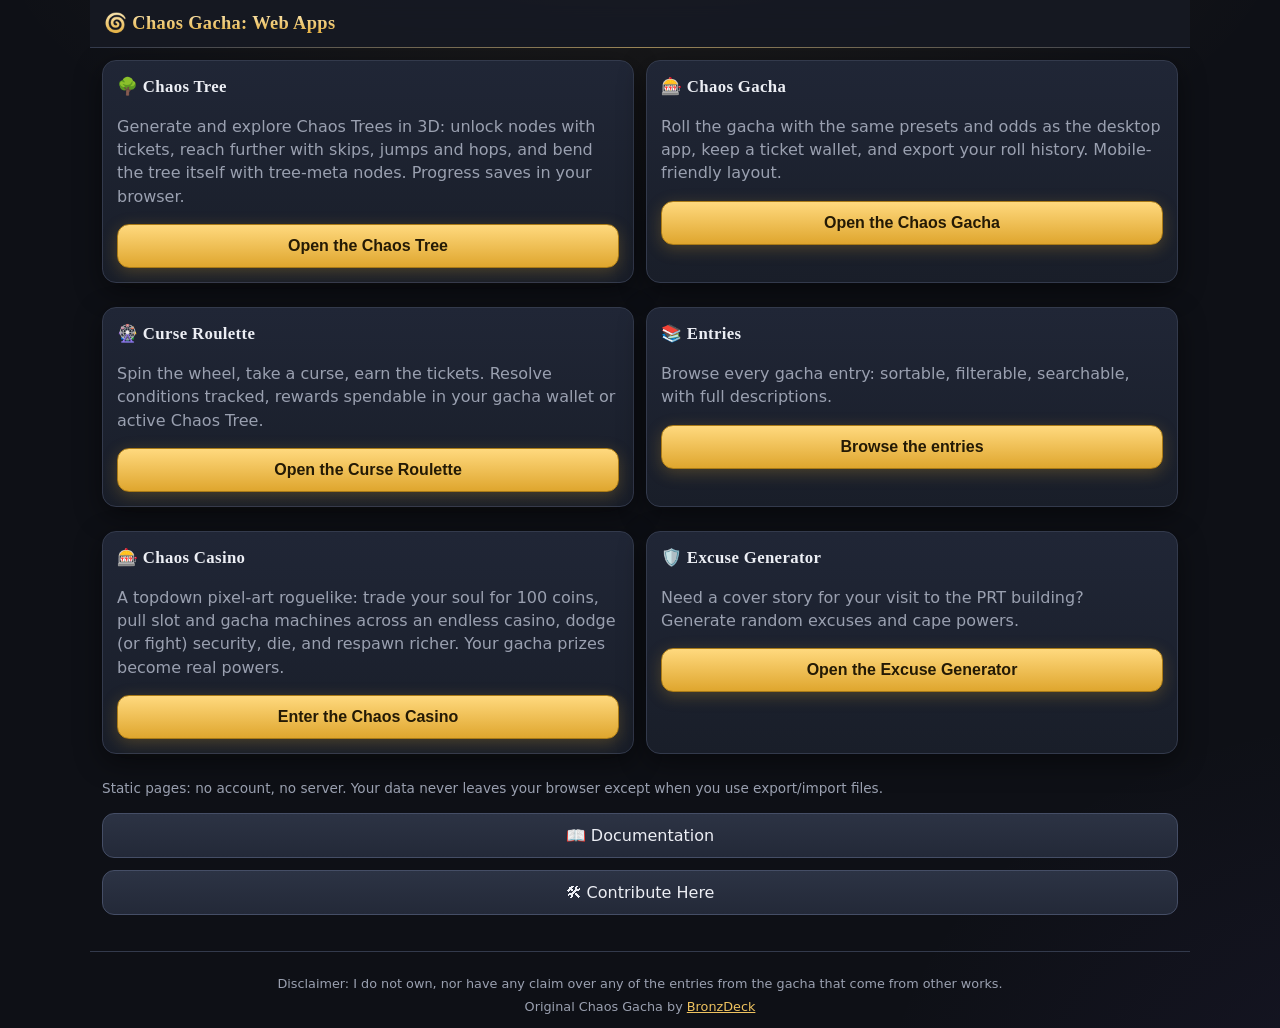
<file: web/index.html>
<!DOCTYPE html>
<html lang="en">
<head>
<meta charset="utf-8">
<meta name="viewport" content="width=device-width, initial-scale=1, viewport-fit=cover">
<meta name="theme-color" content="#0e1016">
<meta name="description" content="Roll the Chaos Gacha and explore Chaos Trees in 3D, right in your browser. Free static web apps: progress saves locally.">
<meta property="og:type" content="website">
<meta property="og:site_name" content="Chaos Gacha">
<meta property="og:title" content="Chaos Gacha: Web Apps">
<meta property="og:description" content="Roll the Chaos Gacha and explore Chaos Trees in 3D, right in your browser. Free static web apps: progress saves locally.">
<meta property="og:url" content="https://eternaldensity.github.io/ChaosGacha/">
<meta property="og:image" content="https://eternaldensity.github.io/ChaosGacha/social/social.png">
<meta property="og:image:width" content="1200">
<meta property="og:image:height" content="630">
<meta name="twitter:card" content="summary_large_image">
<meta name="twitter:title" content="Chaos Gacha: Web Apps">
<meta name="twitter:description" content="Roll the Chaos Gacha and explore Chaos Trees in 3D, right in your browser. Free static web apps: progress saves locally.">
<meta name="twitter:image" content="https://eternaldensity.github.io/ChaosGacha/social/social.png">
<title>Chaos Gacha: Web Apps</title>
<link rel="icon" type="image/svg+xml" href="favicon.svg">
<link rel="manifest" href="manifest.webmanifest">
<link rel="apple-touch-icon" href="icons/apple-touch-icon.png">
<link rel="stylesheet" href="css/app.css">
</head>
<body>
<header class="app"><h1>🌀 Chaos Gacha: Web Apps</h1></header>
<main>
  <div class="grid2">
    <div class="card">
      <h2>🌳 Chaos Tree</h2>
      <p class="muted">Generate and explore Chaos Trees in 3D: unlock nodes with tickets,
      reach further with skips, jumps and hops, and bend the tree itself with
      tree-meta nodes. Progress saves in your browser.</p>
      <a href="tree.html"><button class="primary" style="width:100%">Open the Chaos Tree</button></a>
    </div>
    <div class="card">
      <h2>🎰 Chaos Gacha</h2>
      <p class="muted">Roll the gacha with the same presets and odds as the desktop app,
      keep a ticket wallet, and export your roll history. Mobile-friendly layout.</p>
      <a href="gacha.html"><button class="primary" style="width:100%">Open the Chaos Gacha</button></a>
    </div>
    <div class="card">
      <h2>🎡 Curse Roulette</h2>
      <p class="muted">Spin the wheel, take a curse, earn the tickets. Resolve conditions tracked, rewards spendable in your gacha wallet or active Chaos Tree.</p>
      <a href="curse.html"><button class="primary" style="width:100%">Open the Curse Roulette</button></a>
    </div>
    <div class="card">
      <h2>📚 Entries</h2>
      <p class="muted">Browse every gacha entry: sortable, filterable, searchable, with full descriptions.</p>
      <a href="entries.html"><button class="primary" style="width:100%">Browse the entries</button></a>
    </div>
    <div class="card">
      <h2>🎰 Chaos Casino</h2>
      <p class="muted">A topdown pixel-art roguelike: trade your soul for 100 coins,
      pull slot and gacha machines across an endless casino, dodge (or fight) security,
      die, and respawn richer. Your gacha prizes become real powers.</p>
      <a href="casino.html"><button class="primary" style="width:100%">Enter the Chaos Casino</button></a>
    </div>
    <div class="card">
      <h2>🛡️ Excuse Generator</h2>
      <p class="muted">Need a cover story for your visit to the PRT building? Generate random excuses and cape powers.</p>
      <a href="https://eternaldensity.github.io/Excuse-Generator/" target="_blank" rel="noopener"><button class="primary" style="width:100%">Open the Excuse Generator</button></a>
    </div>
  </div>
  <p class="muted small">Static pages: no account, no server. Your data never leaves your browser
  except when you use export/import files.</p>
  <a class="btn" href="docs.html" style="display:block;text-align:center;text-decoration:none;margin-top:12px">📖 Documentation</a>
  <a class="btn" href="https://github.com/eternaldensity/ChaosGacha" target="_blank" rel="noopener" style="display:block;text-align:center;text-decoration:none;margin-top:12px">🛠 Contribute Here</a>
</main>
<footer class="sitefoot">
  <div>Disclaimer: I do not own, nor have any claim over any of the entries from the gacha that come from other works.</div>
  <div>Original Chaos Gacha by <a href="https://www.chaosgacha.com/" target="_blank" rel="noopener">BronzDeck</a></div>
</footer>
<script>if (typeof navigator !== "undefined" && "serviceWorker" in navigator) { addEventListener("load", function () { navigator.serviceWorker.register("sw.js").catch(function () {}); }); }</script>
</body>
</html>
</file>
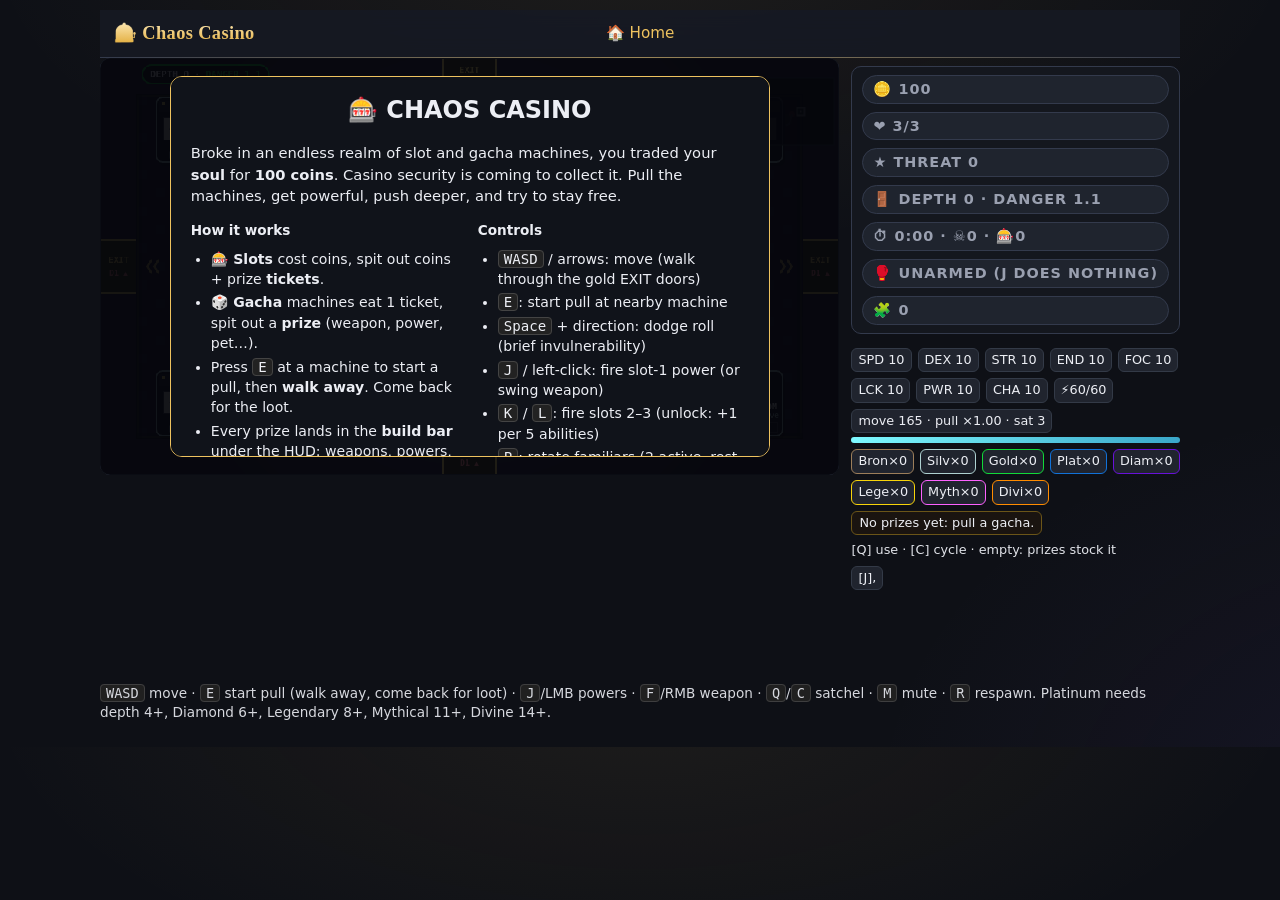
<file: web/casino.html>
<!DOCTYPE html>
<html lang="en">
<head>
<meta charset="utf-8">
<meta name="viewport" content="width=device-width, initial-scale=1, viewport-fit=cover">
<meta name="theme-color" content="#0e1016">
<meta name="description" content="Chaos Casino: a topdown pixel-art roguelike. Trade your soul for 100 coins, pull slots and gacha machines, dodge security, die rich. Free static web game: progress saves locally.">
<meta property="og:type" content="website">
<meta property="og:site_name" content="Chaos Gacha">
<meta property="og:title" content="🎰 Chaos Casino">
<meta property="og:description" content="Trade your soul for 100 coins in an endless casino of slot and gacha machines. Pull, fight, die, respawn richer.">
<meta property="og:url" content="https://eternaldensity.github.io/ChaosGacha/casino.html">
<meta property="og:image" content="https://eternaldensity.github.io/ChaosGacha/social/social-gacha.png">
<meta property="og:image:width" content="1200">
<meta property="og:image:height" content="630">
<meta name="twitter:card" content="summary_large_image">
<meta name="twitter:title" content="🎰 Chaos Casino">
<meta name="twitter:description" content="Trade your soul for 100 coins in an endless casino of slot and gacha machines. Pull, fight, die, respawn richer.">
<meta name="twitter:image" content="https://eternaldensity.github.io/ChaosGacha/social/social-gacha.png">
<title>Chaos Casino</title>
<link rel="icon" type="image/svg+xml" href="favicon.svg">
<link rel="manifest" href="manifest.webmanifest">
<link rel="apple-touch-icon" href="icons/apple-touch-icon.png">
<link rel="stylesheet" href="css/app.css">
<style>
  #wrap { max-width: 1290px; margin: 0 auto; padding: 10px; }
  #layout { display: flex; gap: 12px; align-items: flex-start; }
  #mainCol { flex: 1 1 auto; min-width: 0; }
  #sideCol { flex: 0 0 270px; display: flex; flex-direction: column; }
  #sideCol #hud { flex-direction: column; align-items: stretch; }
  @media (max-width: 920px) {
    #layout { flex-direction: column; }
    #sideCol { flex-basis: auto; width: 100%; }
  }
  #hud { display: flex; flex-wrap: wrap; gap: 8px; align-items: center;
    background: #14171e; border: 1px solid var(--line); border-radius: 10px; padding: 8px 10px; margin: 8px 0; }
  #hud .pill { background:#1f242e; border-radius: 999px; padding: 3px 10px; font-size: .9rem; }
  #tickets { display:flex; gap:6px; flex-wrap: wrap; }
  #stats { display:flex; gap:6px; flex-wrap:wrap; margin:6px 0 4px; font-size:.8rem; }
  #manabar { height:6px; background:#20242e; border-radius:99px; margin:0 0 6px; overflow:hidden; }
  #manabar div { height:100%; width:100%; background:linear-gradient(90deg,#7df9ff,#3aa7c9); }
  #build { display:flex; gap:6px; flex-wrap:wrap; margin:6px 0; font-size:.8rem; }
  #satchel { display:flex; gap:6px; flex-wrap:wrap; align-items:center; margin:0 0 6px; font-size:.8rem; opacity:.95; }
  #satchel .sel { border-color:var(--accent); background:#2a3342; }
  .bchip { background:#1a1410; border:1px solid #6b5518; border-radius:6px; padding:2px 7px; }
  .bchip.pass { border-color:#2a4a6b; background:#101820; }
  .bchip.pet { border-color:#1f5b52; background:#0e1a18; }
  .tick { font-size:.8rem; background:#20242e; border:1px solid #333a47; border-radius:6px; padding:2px 6px; }
  #stage { position: relative; }
  canvas#game { width: 100%; border-radius: 10px; background:#0b0d12; border:1px solid var(--line);
    image-rendering: pixelated; display:block; }
  #card { visibility:hidden; min-height:66px; margin:8px 0 0;
    background:#10131a; border:1px solid var(--accent); border-radius:10px; padding:8px 12px; }
  #card.show { visibility:visible; }
  #actives { display:flex; gap:6px; flex-wrap:wrap; margin:0 0 6px; font-size:.8rem; }
  #actives .cool { border-color:#f66; }
  #card h3 { margin:0 0 4px; font-size:1rem; }
  #card p { margin:4px 0; font-size:.88rem; }
  #title { position:absolute; inset:0; z-index:8; background:rgba(5,6,12,.88);
    border-radius:10px; display:flex; align-items:center; justify-content:center; padding:18px; }
  #title.hide { display:none; }
  #title .tbox { max-width:600px; max-height:100%; overflow:auto; background:#10131a;
    border:1px solid var(--accent); border-radius:12px; padding:16px 20px; }
  #title h2 { margin:0 0 8px; text-align:center; }
  #title .story { font-size:.92rem; }
  #title ul { margin:8px 0; padding-left:20px; font-size:.88rem; }
  #title li { margin:3px 0; }
  #title .cols { display:flex; gap:16px; flex-wrap:wrap; font-size:.85rem; }
  #title .cols div { flex:1; min-width:220px; }
  #startBtn { display:block; width:100%; margin-top:12px; font-size:1.1rem; min-height:48px;
    background:#2a3342; color:#fff; border:2px solid var(--accent); border-radius:10px; cursor:pointer; }
  #startBtn:hover { background:#354052; }
  #curseBox { margin-top:12px; font-size:.85rem; }
  #curseBox .small { opacity:.8; }
  #curseBtn { margin:6px 0; padding:8px 14px; background:#2a1a2a; color:#fff;
    border:2px solid #a06; border-radius:10px; cursor:pointer; }
  #curseBtn:hover:not(:disabled) { background:#3a2440; }
  #curseBtn:disabled { opacity:.4; cursor:default; }
  #curseList { display:flex; gap:6px; flex-wrap:wrap; margin:6px 0; }
  #bestLine { opacity:.8; font-size:.85rem; }
  #summaryBox { margin:10px auto; padding:10px 14px; max-width:560px; max-height:46vh; overflow:auto;
    background:#10131a; border:1px solid var(--accent); border-radius:12px; text-align:left; }
  #summaryBox.hide, #sumCard.hide { display:none; }
  #sumStats { font-size:.85rem; }
  #sumList { display:flex; flex-wrap:wrap; gap:6px; margin:8px 0; }
  #sumList .sumEntry { font-size:.8rem; min-height:0; padding:4px 8px; }
  #sumCard { border-top:1px solid var(--line); margin-top:8px; padding-top:8px; }
  #sumCard h4 { margin:0 0 4px; }
  #sumCard p { font-size:.85rem; margin:4px 0; }
  #deathCurseRow { margin-top:10px; }
  #deathCurseRow .pick { font-size:.9rem; min-height:0; padding:6px 10px; }
  #curseNextBtn:disabled { opacity:.4; cursor:default; }
  #deathCurses { font-size:.85rem; opacity:.9; }
  #draft { position:absolute; inset:0; z-index:9; background:rgba(5,6,12,.88);
    border-radius:10px; display:flex; align-items:center; justify-content:center; padding:18px; }
  #draft.hide { display:none; }
  #draft .dbox { max-width:560px; max-height:100%; overflow:auto; background:#10131a;
    border:1px solid var(--accent); border-radius:12px; padding:16px 20px; }
  #draft h2 { margin:0 0 8px; text-align:center; font-size:1.1rem; }
  #draftList .small { font-size:.85rem; opacity:.85; }
  .draftBtn { display:block; width:100%; margin:6px 0; padding:8px 10px; text-align:left;
    background:#20242e; color:#fff; border:1px solid #444; border-radius:8px; cursor:pointer; }
  .draftBtn:hover { border-color:var(--accent); }
  .draftBtn.sel { border-color:var(--accent); background:#2a3342; }
  .draftBtn.dim { opacity:.75; text-align:center; }
  #death { display:none; position:absolute; inset:0; z-index:7; background:rgba(5,6,9,.9);
    border-radius:10px; align-items:center; justify-content:center; text-align:center; padding:20px; }
  #death.show { display:flex; }
  #death .deadbox { max-height:100%; overflow:auto; max-width:640px; }
  #deathMachine { margin:10px auto; padding:10px 14px; max-width:520px;
    background:#14101a; border:2px solid var(--accent); border-radius:12px; }
  #deathMachine.hide { display:none; }
  #dmTitle { margin:0 0 8px; font-size:1.05rem; }
  #dmReels { display:flex; gap:10px; justify-content:center; margin-bottom:8px; }
  .dmreel { width:64px; height:64px; font-size:38px; display:flex; align-items:center; justify-content:center;
    background:#0b0d12; border:1px solid #555; border-radius:8px; }
  #spinBtn { width:100%; font-size:1.1rem; min-height:44px; }
  #spinBtn:disabled { opacity:.55; cursor:default; }
  #dmResults { max-height:120px; overflow:auto; font-size:.88rem; margin:8px 0 0; }
  #dmResults .dm-jackpot { color:#f7d40a; font-weight:bold; }
  #dmBanked { font-size:.9rem; margin:6px 0 0; color:#ffe066; }
  #help { font-size:.85rem; opacity:.9; }
  kbd { background:#222; border:1px solid #444; border-radius:4px; padding:0 5px; }
</style>
</head>
<body>
<div id="wrap">
  <header class="app"><h1>🎰 Chaos Casino</h1><a class="homelink" href="index.html">🏠 <span class="lbl">Home</span></a></header>
  <div id="layout">
  <div id="mainCol">
  <div id="stage">
    <canvas id="game" width="960" height="540"></canvas>
    <div id="title"><div class="tbox">
      <h2>🎰 CHAOS CASINO</h2>
      <p class="story">Broke in an endless realm of slot and gacha machines, you traded your
        <b>soul</b> for <b>100 coins</b>. Casino security is coming to collect it.
        Pull the machines, get powerful, push deeper, and try to stay free.</p>
      <div class="cols"><div>
        <b>How it works</b>
        <ul>
          <li>🎰 <b>Slots</b> cost coins, spit out coins + prize <b>tickets</b>.</li>
          <li>🎲 <b>Gacha</b> machines eat 1 ticket, spit out a <b>prize</b> (weapon, power, pet…).</li>
          <li>Press <kbd>E</kbd> at a machine to start a pull, then <b>walk away</b>. Come back for the loot.</li>
          <li>Every prize lands in the <b>build bar</b> under the HUD: weapons, powers, passives, pets.</li>
          <li>Doors are tagged <b>D3 ▲</b> (deadlier) / <b>D1 ▼</b> (safer), walk into gold EXIT mats.</li>
          <li>Pulls are <b>slow and loud</b>: nearby guards come to investigate.</li>
          <li>AoE and stray shots <b>wreck machines into parts</b> 🧩, tinkers build rigs, turrets and barricades from them.</li>
        </ul>
      </div><div>
        <b>Controls</b>
        <ul>
          <li><kbd>WASD</kbd> / arrows: move (walk through the gold EXIT doors)</li>
          <li><kbd>E</kbd>: start pull at nearby machine</li>
          <li><kbd>Space</kbd> + direction: dodge roll (brief invulnerability)</li>
          <li><kbd>J</kbd> / left-click: fire slot-1 power (or swing weapon)</li>
          <li><kbd>K</kbd> / <kbd>L</kbd>: fire slots 2–3 (unlock: +1 per 5 abilities)</li>
          <li><kbd>P</kbd>: rotate familiars (2 active, rest stabled)</li>
          <li><kbd>M</kbd>: mute / unmute bleeps</li>
          <li><kbd>F</kbd> / right-click: fire weapon · <kbd>Q</kbd>: use consumable · <kbd>C</kbd>: cycle satchel</li>
          <li><kbd>B</kbd>: manage stashed powers (full slots open a draft pick)</li>
        </ul>
        <b>Survival tips</b>
        <ul>
          <li>Deeper rooms = better machines, more guards.</li>
          <li>Fighting back raises <b>Threat ★</b> and worse waves come.</li>
          <li>Fire <b>burns</b>, frost <b>slows</b>, lightning <b>stuns</b>, Threat 2+ elites hit back dirty.</li>
          <li>Waves <b>shove</b>, beams <b>pierce</b>, meteors <b>land late</b>, walls <b>block</b> guards, read each power's blurb.</li>
          <li>Seers <b>read doors</b> (guards + best machine); <b>dominate</b> turns a guard onto its coworkers.</li>
          <li>Stances reshape melee: <b>claws</b> feed on kills, <b>shell</b> thorns, <b>wings</b> fly. <b>Taunt</b> gathers, <b>pacify</b> keeps.</li>
          <li>Rides <b>trample</b> and tank hits; <b>fashion</b> fools eyes; deep <b>vaults</b> hide the <b>High Roller</b>.</li>
          <li>Ranks rise with Threat: <b>bruisers</b>, <b>stalkers</b>, <b>hexers</b>, <b>medics</b>, <b>captains</b>, <b>handlers</b>, <b>warlords</b> at ★5.</li>
          <li>Platinum 4+ · Diamond 6+ · Legendary 8+ · Mythical 11+ · Divine 14+.</li>
          <li>Death brings the <b>Soul Slot</b>: tier follows your depth, pulls follow your time: tickets, coins and spoils for next run.</li>
        </ul>
      </div></div>
      <div id="curseBox">
        <b>🎲 Curse Roulette</b> <span class="small">Take up to 3 curses for upfront tickets. Reach depth 3 to resolve them.</span><br>
        <button id="curseBtn" tabindex="-1">Roll d20 for a curse</button>
        <div id="curseList"></div>
        <p id="bestLine"></p>
      </div>
      <div class="cols"><div>
        <b>Stats &amp; mana</b>
        <ul>
          <li><b>SPD</b> move · <b>DEX</b> pull speed · <b>STR</b> inventory size · <b>END</b> health</li>
          <li><b>FOC</b> cooldowns + mana · <b>LCK</b> luck · <b>PWR</b> damage, every prize feeds these.</li>
          <li><b>CHA</b> charm, longer dominates, wider talks, friendlier pets. Death shows a full <b>summary (B)</b> with copyable cards.</li>
          <li>Powers burn <b>⚡ mana</b> (it regens). Watch the bar under the stats.</li>
        </ul>
      </div></div>
      <button id="startBtn" tabindex="-1">Take the coins (Enter)</button>
    </div></div>
    <div id="draft" class="hide"><div class="dbox"><h2 id="draftTitle">Draft</h2><div id="draftList"></div></div></div>
    <div id="death"><div class="deadbox"><h2>Soul collected.</h2><p id="deathStats"></p><p id="deathLegacy"></p>
      <div id="deathMachine" class="hide">
        <h3 id="dmTitle">Soul Slot</h3>
        <div id="dmReels"><div class="dmreel">?</div><div class="dmreel">?</div><div class="dmreel">?</div></div>
        <button id="spinBtn" class="pick" tabindex="-1">SPIN (Space)</button>
        <div id="dmResults"></div>
        <p id="dmBanked"></p>
      </div>
      <button id="summaryBtn" class="pick" tabindex="-1">📋 Character summary (B)</button>
      <div id="summaryBox" class="hide">
        <h3 id="sumTitle">Run summary</h3>
        <p id="sumStats"></p>
        <div id="sumList"></div>
        <div id="sumCard" class="hide">
          <h4 id="sumCardTitle"></h4>
          <p id="sumCardBody"></p>
          <p id="sumCardSub"></p>
          <button id="sumCopyOne" class="pick">Copy entry</button>
        </div>
        <button id="sumCopyAll" class="pick" tabindex="-1">Copy all entries</button>
        <button id="sumClose" class="pick" tabindex="-1">Close (B)</button>
      </div>
      <button id="againBtn" class="pick" tabindex="-1">Respawn with spoils (R)</button>
      <button id="freshBtn" class="pick" tabindex="-1">Fresh start: forfeit spoils (T)</button>
      <div id="deathCurseRow">
        <button id="curseNextBtn" class="pick" tabindex="-1">🎲 Curse for next run (max 3)</button>
        <p id="deathCurses"></p>
      </div></div></div>
  </div>
  </div>
  <div id="sideCol">
  <div id="hud">
    <span class="pill" id="hCoins">🪙 100</span>
    <span class="pill" id="hHp">❤ 3/3</span>
    <span class="pill" id="hThreat">★ Threat 0</span>
    <span class="pill" id="hDepth">🚪 Depth 0 · Danger 1.0</span>
    <span class="pill" id="hTime">⏱ 0:00</span>
    <span class="pill" id="hWeapon">🥊 Unarmed</span>
    <span class="pill" id="hParts">🧩 0</span>
  </div>
  <div id="stats" title="Character stats: every prize hooks into these"></div>
  <div id="manabar"><div></div></div>
  <div id="tickets"></div>
  <div id="build" title="Everything your prizes do, in one place"></div>
  <div id="satchel" title="Consumables: Q uses the selected stack, C cycles"></div>
  <div id="actives" title="Slotted powers: J/K/L (or left-click for J)"></div>
  </div>
  </div>
  <div id="card"><h3 id="cardTitle"></h3><p id="cardBody"></p><p id="cardSub"></p></div>
  <p id="help"><kbd>WASD</kbd> move · <kbd>E</kbd> start pull (walk away, come back for loot) ·
    <kbd>J</kbd>/LMB powers · <kbd>F</kbd>/RMB weapon · <kbd>Q</kbd>/<kbd>C</kbd> satchel · <kbd>M</kbd> mute · <kbd>R</kbd> respawn.
    Platinum needs depth 4+, Diamond 6+, Legendary 8+, Mythical 11+, Divine 14+.</p>
</div>
<script src="data/entries.js"></script>
<script src="js/rng.js"></script>
<script src="js/gacha.js"></script>
<script src="data/curses.js"></script>
<script src="js/casino/config.js"></script>
<script src="js/casino/dom.js"></script>
<script src="js/casino/legacy.js"></script>
<script src="js/casino/state.js"></script>
<script src="js/casino/hud.js"></script>
<script src="js/casino/stats.js"></script>
<script src="js/casino/slots.js"></script>
<script src="js/casino/effects.js"></script>
<script src="js/casino/prizes.js"></script>
<script src="js/casino/pulls.js"></script>
<script src="js/casino/combat.js"></script>
<script src="js/casino/audio.js"></script>
<script src="js/casino/draft.js"></script>
<script src="js/casino/curses.js"></script>
<script src="js/casino/death.js"></script>
<script src="js/casino/sprites.js"></script>
<script src="js/casino/update.js"></script>
<script src="js/casino/render.js"></script>
<script src="js/casino/main.js" defer></script>
</body>
</html>
</file>
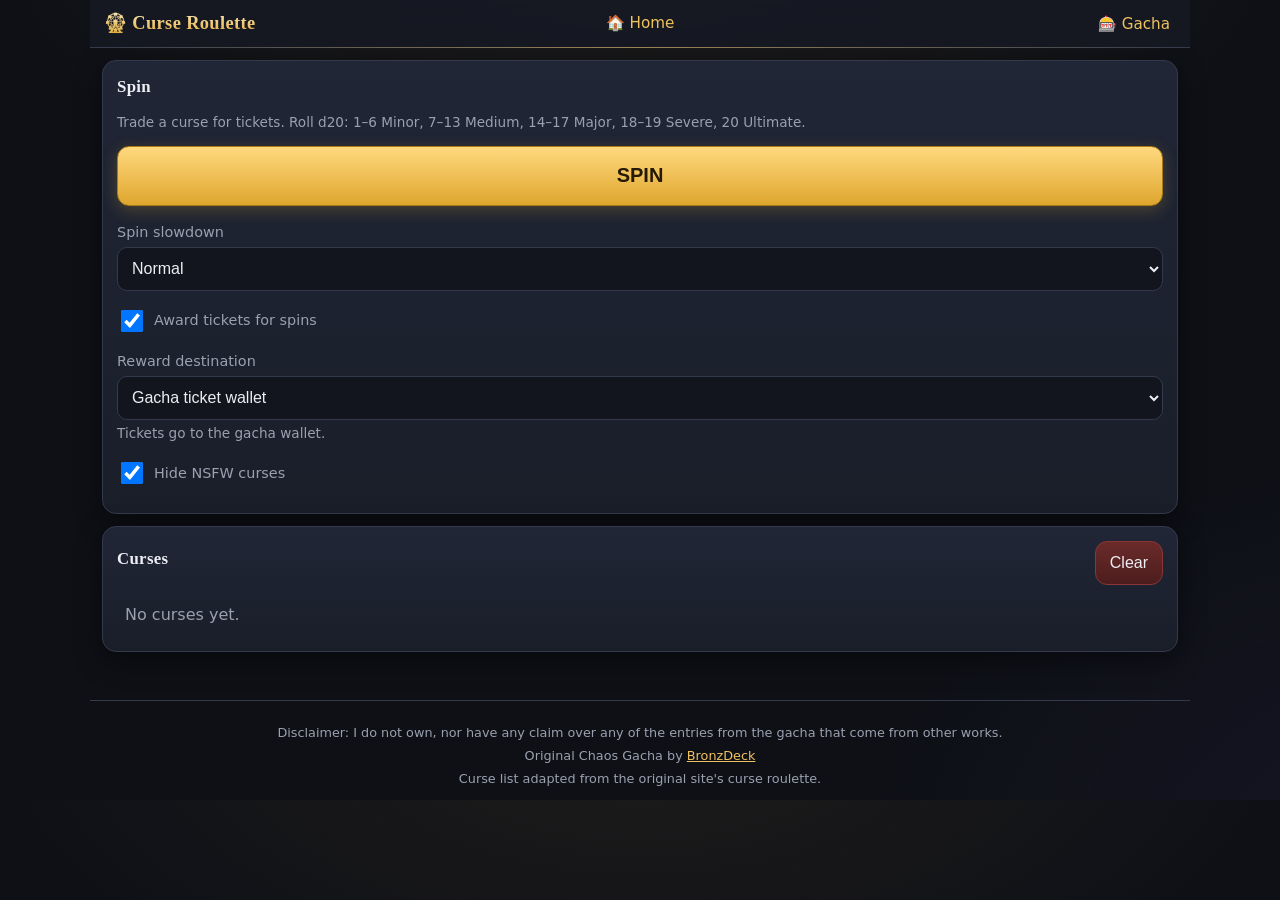
<file: web/curse.html>
<!DOCTYPE html>
<html lang="en">
<head>
<meta charset="utf-8">
<meta name="viewport" content="width=device-width, initial-scale=1, viewport-fit=cover">
<meta name="theme-color" content="#0e1016">
<meta name="description" content="Spin the Curse Roulette: trade a curse for gacha tickets or Chaos Tree tickets.">
<meta property="og:type" content="website">
<meta property="og:site_name" content="Chaos Gacha">
<meta property="og:title" content="🎡 Curse Roulette">
<meta property="og:description" content="Spin the Curse Roulette: trade a curse for gacha tickets or Chaos Tree tickets.">
<meta property="og:url" content="https://eternaldensity.github.io/ChaosGacha/curse.html">
<meta property="og:image" content="https://eternaldensity.github.io/ChaosGacha/social/social.png">
<meta property="og:image:width" content="1200">
<meta property="og:image:height" content="630">
<meta name="twitter:card" content="summary_large_image">
<meta name="twitter:title" content="🎡 Curse Roulette">
<meta name="twitter:description" content="Spin the Curse Roulette: trade a curse for gacha tickets.">
<meta name="twitter:image" content="https://eternaldensity.github.io/ChaosGacha/social/social.png">
<title>Curse Roulette</title>
<link rel="icon" type="image/svg+xml" href="favicon.svg">
<link rel="manifest" href="manifest.webmanifest">
<link rel="apple-touch-icon" href="icons/apple-touch-icon.png">
<link rel="stylesheet" href="css/app.css">
<style>
#spinBtn { width: 100%; font-size: 1.25rem; min-height: 60px; }
.reel {
  --rowh: 54px;
  height: calc(var(--rowh) * 5);
  overflow: hidden;
  position: relative;
  border-radius: 10px;
  background: #10131a;
  border: 1px solid var(--line);
  -webkit-mask-image: linear-gradient(180deg, transparent 0%, #000 18%, #000 82%, transparent 100%);
  mask-image: linear-gradient(180deg, transparent 0%, #000 18%, #000 82%, transparent 100%);
}
.reel-inner { will-change: transform; }
.rrow {
  height: var(--rowh);
  display: flex; align-items: center; gap: 8px;
  padding: 0 10px;
  border-bottom: 1px solid #1c2029;
  transform-origin: center center;
  overflow: hidden; white-space: nowrap;
}
.rrow .nm { flex: 1; min-width: 0; overflow: hidden; text-overflow: ellipsis; }
.rrow.winner { outline: 2px solid var(--accent); outline-offset: -2px; border-radius: 8px; }
.rrow:nth-child(even) { background: rgba(255, 255, 255, .022); }
.reel::before, .reel::after {
  content: "▶";
  position: absolute;
  top: 50%;
  transform: translateY(-50%);
  z-index: 2;
  color: var(--accent);
  font-size: 18px;
  text-shadow: 0 0 6px rgba(0,0,0,.8);
  pointer-events: none;
}
.reel::before { left: 2px; }
.reel::after { right: 2px; content: "◀"; }
</style>
</head>
<body>
<header class="app">
  <h1>🎡 Curse Roulette</h1>
  <a class="homelink" href="index.html">🏠 <span class="lbl">Home</span></a>
  <nav><a href="gacha.html">🎰 Gacha</a></nav>
</header>
<main>
  <section>
    <div class="card">
      <h2>Spin</h2>
      <p class="muted small">Trade a curse for tickets. Roll d20: 1–6 Minor, 7–13 Medium, 14–17 Major, 18–19 Severe, 20 Ultimate.</p>
      <div style="margin-top:10px"><button class="primary" id="spinBtn">SPIN</button></div>
      <div class="row" style="margin-top:8px">
        <div><label for="spinSpeed">Spin slowdown</label>
          <select id="spinSpeed">
            <option value="off">Off (instant)</option>
            <option value="fast">Fast</option>
            <option value="normal" selected>Normal</option>
            <option value="slow">Slow</option>
            <option value="slower">Slower</option>
          </select></div>
      </div>
      <label style="display:flex;gap:8px;align-items:center;min-height:44px">
        <input type="checkbox" id="rewardToggle" checked style="width:22px;height:22px"> Award tickets for spins</label>
      <div style="margin-top:8px"><label for="rewardTarget">Reward destination</label>
        <select id="rewardTarget">
          <option value="gacha">Gacha ticket wallet</option>
          <option value="tree">Chaos Tree (active tree)</option>
        </select></div>
      <div class="muted small" id="rewardTargetNote" style="margin-top:4px"></div>
      <label style="display:flex;gap:8px;align-items:center;min-height:44px">
        <input type="checkbox" id="fNsfw" checked style="width:22px;height:22px"> Hide NSFW curses</label>
    </div>
    <div class="card" id="reelCard" style="display:none">
      <div class="reel" id="reel" title="Tap to skip"><div class="reel-inner" id="reelInner"></div></div>
      <div class="muted small" style="margin-top:4px">Tap the wheel to skip.</div>
    </div>
    <div class="card" id="resultCard" style="display:none">
      <h2>Result</h2>
      <div class="result" id="resultBody"></div>
      <div class="row" id="rewardRow" style="margin-top:8px;display:none">
        <div><label for="rewardCat">Reward category (Gacha Choice tickets)</label>
          <select id="rewardCat">
            <option value="random">random</option>
            <option value="ability">ability</option>
            <option value="item">item</option>
            <option value="skill">skill</option>
            <option value="trait">trait</option>
            <option value="familiar">familiar</option>
          </select></div>
      </div>
      <div style="margin-top:10px"><button class="primary" id="rewardBtn" style="width:100%">Send reward to ticket wallet</button></div>
      <div class="row" style="margin-top:8px">
        <button id="btnCopy" title="Copy result as text for chats">📋 Copy</button>
      </div>
    </div>
    <div class="card">
      <div class="row">
        <h2 style="flex:1">Curses <span class="muted small" id="histCount"></span></h2>
        <div style="flex:0 0 auto"><button id="btnClearHist" class="danger">Clear</button></div>
      </div>
      <ul class="list" id="histList"></ul>
    </div>
  </section>
</main>
<div id="toast" class="toast" style="display:none"></div>
<footer class="sitefoot">
  <div>Disclaimer: I do not own, nor have any claim over any of the entries from the gacha that come from other works.</div>
  <div>Original Chaos Gacha by <a href="https://www.chaosgacha.com/" target="_blank" rel="noopener">BronzDeck</a></div>
  <div>Curse list adapted from the original site's curse roulette.</div>
</footer>
<script>if (typeof navigator !== "undefined" && "serviceWorker" in navigator) { addEventListener("load", function () { navigator.serviceWorker.register("sw.js").catch(function () {}); }); }</script>
<script src="data/curses.js"></script>
<script src="js/engine.js"></script>
<script src="js/curse-app.js"></script>
</body>
</html>
</file>
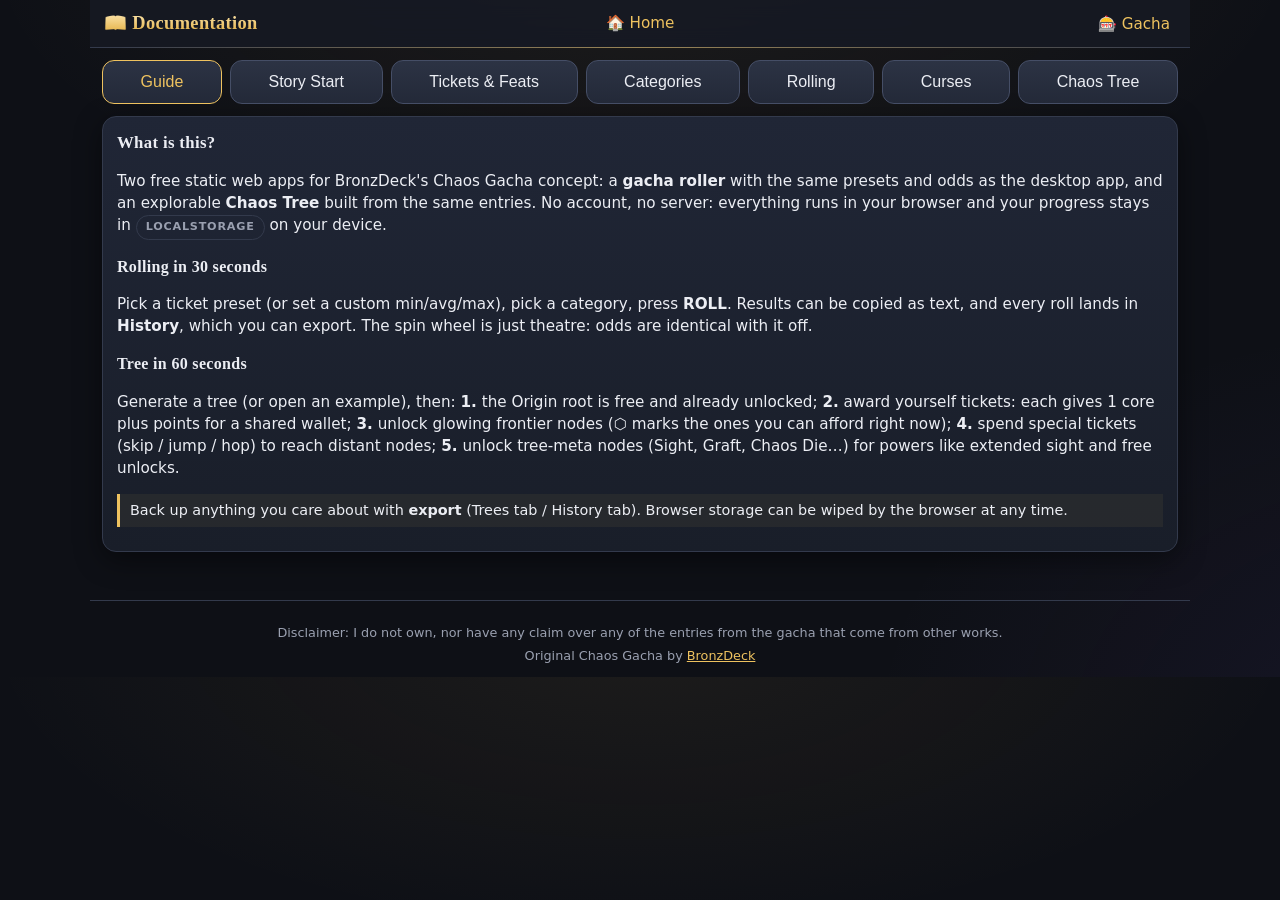
<file: web/docs.html>
<!DOCTYPE html>
<html lang="en">
<head>
<meta charset="utf-8">
<meta name="viewport" content="width=device-width, initial-scale=1, viewport-fit=cover">
<meta name="theme-color" content="#0e1016">
<meta name="description" content="Documentation for the Chaos Gacha web apps: guide, tickets, categories, rolling, curses, and the Chaos Tree.">
<meta property="og:type" content="website">
<meta property="og:site_name" content="Chaos Gacha">
<meta property="og:title" content="📖 Chaos Gacha Documentation">
<meta property="og:description" content="Guide, tickets, categories, rolling rules, curses, and the Chaos Tree.">
<meta property="og:url" content="https://eternaldensity.github.io/ChaosGacha/docs.html">
<meta property="og:image" content="https://eternaldensity.github.io/ChaosGacha/social/social.png">
<meta property="og:image:width" content="1200">
<meta property="og:image:height" content="630">
<meta name="twitter:card" content="summary_large_image">
<meta name="twitter:title" content="📖 Chaos Gacha Documentation">
<meta name="twitter:description" content="Guide, tickets, categories, rolling rules, curses, and the Chaos Tree.">
<meta name="twitter:image" content="https://eternaldensity.github.io/ChaosGacha/social/social.png">
<title>Documentation: Chaos Gacha</title>
<link rel="icon" type="image/svg+xml" href="favicon.svg">
<link rel="manifest" href="manifest.webmanifest">
<link rel="apple-touch-icon" href="icons/apple-touch-icon.png">
<link rel="stylesheet" href="css/app.css">
<style>
.doctabs { display: flex; gap: 8px; flex-wrap: wrap; margin-bottom: 12px; }
.doctabs button { flex: 1 1 auto; }
.doctabs button.active { border-color: var(--accent); color: var(--accent); }
.docpage { display: none; }
.docpage.active { display: block; }
.docpage h3 { margin: 14px 0 6px; font-size: 1rem; font-family: var(--font-display); }
.docpage p, .docpage li { font-size: 0.95rem; }
.docpage ul { padding-left: 20px; }
.docpage table { width: 100%; border-collapse: collapse; font-size: 0.9rem; margin: 8px 0; }
.docpage th, .docpage td { text-align: left; padding: 6px 8px; border-bottom: 1px solid var(--line); }
.docpage th { font-family: var(--font-display); }
.note { border-left: 3px solid var(--accent); padding: 6px 10px; margin: 10px 0; background: rgba(238,194,95,.06); font-size: 0.9rem; }
</style>
</head>
<body>
<header class="app">
  <h1>📖 Documentation</h1>
  <a class="homelink" href="index.html">🏠 <span class="lbl">Home</span></a>
  <nav><a href="gacha.html">🎰 Gacha</a></nav>
</header>
<main>
  <nav class="doctabs" id="doctabs">
    <button data-doc="guide" class="active">Guide</button>
    <button data-doc="cyoa">Story Start</button>
    <button data-doc="tickets">Tickets &amp; Feats</button>
    <button data-doc="categories">Categories</button>
    <button data-doc="rolling">Rolling</button>
    <button data-doc="curses">Curses</button>
    <button data-doc="tree">Chaos Tree</button>
  </nav>

  <section class="docpage active" id="doc-guide">
    <div class="card">
      <h2>What is this?</h2>
      <p>Two free static web apps for BronzDeck's Chaos Gacha concept: a <b>gacha roller</b> with the same presets and odds as the desktop app, and an explorable <b>Chaos Tree</b> built from the same entries. No account, no server: everything runs in your browser and your progress stays in <span class="pill">localStorage</span> on your device.</p>
      <h3>Rolling in 30 seconds</h3>
      <p>Pick a ticket preset (or set a custom min/avg/max), pick a category, press <b>ROLL</b>. Results can be copied as text, and every roll lands in <b>History</b>, which you can export. The spin wheel is just theatre: odds are identical with it off.</p>
      <h3>Tree in 60 seconds</h3>
      <p>Generate a tree (or open an example), then: <b>1.</b> the Origin root is free and already unlocked; <b>2.</b> award yourself tickets: each gives 1 core plus points for a shared wallet; <b>3.</b> unlock glowing frontier nodes (⬡ marks the ones you can afford right now); <b>4.</b> spend special tickets (skip / jump / hop) to reach distant nodes; <b>5.</b> unlock tree-meta nodes (Sight, Graft, Chaos Die…) for powers like extended sight and free unlocks.</p>
      <div class="note">Back up anything you care about with <b>export</b> (Trees tab / History tab). Browser storage can be wiped by the browser at any time.</div>
    </div>
  </section>

  <section class="docpage" id="doc-cyoa">
    <div class="card">
      <h2>Choose Your Own Start</h2>
      <p>The gacha is a story-writing tool first and a roller second. If you're starting a new adventure and want a template: how your character got the gacha, and what they begin with, pick one option from each list, or just take inspiration. It's all optional.</p>
      <div style="margin-top:8px"><label for="cyoaTarget">Starting tickets go to</label>
        <select id="cyoaTarget">
          <option value="gacha">Gacha ticket wallet</option>
          <option value="tree">Chaos Tree (active tree)</option>
        </select></div>
      <div class="muted small" id="cyoaTargetNote" style="margin-top:4px"></div>
      <p class="muted small" style="margin-top:8px">Tree starts convert the listed tickets to <b>Twin</b> tickets and award them immediately (plain tickets are not held in the ticket inventory): each pays 2 cores instead of 1 but the same tier points, so you can branch out from the root further while still paying for every node. Changed Fate's Triple-Advantage Platinum becomes <b>3× Platinum Twin</b>.</p>
      <h3>Method of acquisition</h3>
      <p class="muted small">How you stumbled onto the Chaos Gacha and got hold of its power.</p>
      <ul>
        <li><b>1. Patron From Beyond.</b> Found drifting in the wrong afterlife, or noticed by an outer god who gifted you the gacha for its own amusement before sending you to a world of its liking. Entertain it well enough and you may yet meet your patron face to comprehensible face.</li>
        <li><b>2. The Entertainer.</b> Chosen as entertainment by beings beyond understanding, handed the gacha to sow chaos and change the world. No deadlines, with the gacha, entertaining results are guaranteed.</li>
        <li><b>3. Information Storm.</b> Died, slipped off the road to the afterlife, and met a massive chaotic storm in deep space that looked like a game bug. Your existence was rewritten by chaotic information, configuring itself as the gacha.</li>
        <li><b>4. Pure Chance.</b> You hit a one-in-10<sup>200</sup> lottery coincidence and connected to the infinite ever-changing chaos at the centre of everything and nothing.</li>
        <li><b>5. Native Link.</b> Your universe already had one link into the gacha: a semblance, a devil fruit, a sacred gear, and you got your hands on it. Only one existed in all of reality, so good job.</li>
        <li><b>6. Mysterious Stranger.</b> Won a small "harmless" bet against a stranger in a formal suit and fedora. God or devil, test or whim, either way, you now hold infinite chaos.</li>
      </ul>
      <h3>Starting options</h3>
      <p class="muted small">How you ended up where you ended up, and what tickets you start holding.</p>
      <ul>
        <li><b>1. Transmigration.</b> Still you, baseline human, fresh body in a new world with maybe some downloaded local knowledge: clothes on your back and the gacha in your soul. Starts with: <b>3× Random Gold tickets</b>.<br><button class="cyoa-start" id="cyoa-transmigration" data-start="transmigration" style="margin-top:6px">Start with these</button></li>
        <li><b>2. Native.</b> You live here; this is all normal to you. Prior training and an established backstory, but less starter pity. Starts with: <b>1× Random Gold</b> <button class="cyoa-start" id="cyoa-native1" data-start="native1">Start</button>, or <b>2× Random Silver</b> <button class="cyoa-start" id="cyoa-native2" data-start="native2">Start</button>, or <b>3× Random Bronze</b> <button class="cyoa-start" id="cyoa-native3" data-start="native3">Start</button>.</li>
        <li><b>3. Take Over.</b> You woke in a canon character's body with their memories, training, and powers. No starter pity, go earn your own tickets. Starts with: <b>no tickets</b>.</li>
        <li><b>4. Changed Fate.</b> You were meant to be the fated protagonist with a cheat, instead the multiverse replaced it with the gacha, and there's no canon to lean on. Starts with: <b>1× Platinum Random + 2× Gold Random</b> <button class="cyoa-start" id="cyoa-changed1" data-start="changed1">Start</button>, or <b>1× Triple-Advantage Platinum Random</b> (rolls all three: pick the one you keep) <button class="cyoa-start" id="cyoa-changed2" data-start="changed2">Start</button>.</li>
      </ul>
      <div class="note">If your opening rolls can't support the story, reroll a few times until they can, and feel free to adjust the starts and their tickets. The story matters more than the rules.</div>
    </div>
  </section>

  <section class="docpage" id="doc-tickets">
    <div class="card">
      <h2>Tickets &amp; feats</h2>
      <p>In stories using the gacha, tickets are earned through <b>feats</b>: anything impressive you accomplish. The more impressive the feat relative to your power, the better the ticket. Killing a city-destroying kaiju guarantees a good ticket; whether it's Platinum or Legendary depends on how outmatched you were.</p>
      <p>Feats are judged by the weight of the act, not semantics: one action earns one feat, and repeatable deeds cap out (pickpocketing 10 people may earn bronze, 50 may earn silver, but no amount of pickpocketing regulars earns gold).</p>
      <div class="note">In these web apps there is no feat judge: you award yourself tickets directly. Feats matter when you take rolled results into a story.</div>
      <h3>Feat tiers</h3>
      <ul>
        <li><b>Trash</b>: barely feats at all, given as an insult or tease: showing up on time, losing gracefully.</li>
        <li><b>Bronze</b>: notable but unpowered deeds: a fair fight won, wolves hunted, a job landed.</li>
        <li><b>Silver</b>: peak-human or low supernatural: impressing crowds, taking a gang hideout, killing a bear bare-handed.</li>
        <li><b>Gold</b>: firmly impressive: guarded-bank heists, escaping death sentences, beating city-wrecking foes.</li>
        <li><b>Platinum</b>: true accomplishments: unbreakable records escaped, foes that level city blocks beaten.</li>
        <li><b>Aluminium</b>: joke-tier quest rewards between gold and platinum: twenty rat pelts, an errand for Pepsi Man.</li>
        <li><b>Diamond</b>: extraordinary and rare: saving cities, slaying Nomu-class threats.</li>
        <li><b>Legendary</b>: legend-making: stealing Thanos' gauntlet, winning Holy Grail Wars, saving countries.</li>
        <li><b>Mythical</b>: shoulder-to-shoulder with gods: besting Sword Saints, pacifying Scion, shaking universes.</li>
        <li><b>Divine</b>: supremacy proofs: defeating Scion or Goetia alone, conquering worlds.</li>
        <li><b>Wild</b>: off the scale entirely: doing something incomprehensibly random in an extreme situation and coming out on top against all odds anyway.</li>
      </ul>
      <h3>Ticket anatomy</h3>
      <p>A ticket has a <b>rarity</b> (which pool it pulls from) and a <b>category</b> (ability, item, skill, trait, familiar, or random, which picks one). Tickets can also carry an optional <b>theme tag</b> (e.g. <span class="pill">dragonic</span> <span class="pill">undead</span> <span class="pill">holy</span>): the roll then only picks entries carrying that tag. Some tickets carry a <b>prefix</b> such as Advantage: the ticket rolls several wheels at once and you pick which result to keep (2× Advantage rolls two, 3× rolls three, and so on), avoiding duplicate prizes while the filtered pool has enough distinct options. The tree app adds traversal tickets (skip, jump, choice-jump, hop) are covered under the Chaos Tree tab.</p>
      <h3>Which feats earn which categories</h3>
      <ul>
        <li><b>Ability</b>: displays of power, defeating enemies.</li>
        <li><b>Trait</b>: resilience, survival, changing the status quo.</li>
        <li><b>Skill</b>: expertise and finesse.</li>
        <li><b>Item</b>: acquiring things, heists, treasures.</li>
        <li><b>Familiar</b>: companionship, taming, diplomacy.</li>
      </ul>
      <p class="muted small">Overlaps are settled by author discretion: the story matters more than the rules.</p>
    </div>
  </section>

  <section class="docpage" id="doc-categories">
    <div class="card">
      <h2>Categories</h2>
      <p class="muted small">Story rules for what each category means. The apps hand you the entries; they don't enforce slots, energy, or cooldowns.</p>
      <h3>Abilities</h3>
      <p>Supernatural powers held in <b>ability slots</b> (one by default, +1 per five abilities) and fired with energy. Power scales with your stats and with rarity: don't expect a rare dispel to beat a legendary fireball. Foreign abilities accept your own energy instead of their native source.</p>
      <p>Abilities classify roughly like this: Enhancer, Emitter, Thinker, Tinker (interface/build tech; blackboxed by default), Alteration, Manipulation/Kinesis, Recovery, Mover, Changer, Stranger, Master, Passive.</p>
      <h3>Traits</h3>
      <p>Passive or reactive modifiers that cost no energy, take no slots, and can be toggled: luck, resistances, allure, world-tweaks. <b>Race traits</b> are permanent once toggled on (hybridizing you), but can be rerolled beforehand.</p>
      <h3>Items</h3>
      <p>Anything that isn't an ability, trait, familiar, or skill: weapons, armour, consumables, potions, even placed structures. Actives may carry a <b>cooldown</b>; consumables may carry a <b>restock timer</b> that starts when you take the item out and ends when you may take another.</p>
      <h3>Familiars</h3>
      <p>Independent, distinctly inhuman beings: absolutely loyal and obedient even when grumpy, summonable to and from familiar space where they rest and heal, able to draw on your energy with consent. Standard gear included. Tame a non-human creature and it joins the list with the same benefits. (Digimon here are living creatures that don't evolve; Pokémon can't evolve and use level-up/egg moves unless stated. Palworld Pals have their basic attacks and work suitabilities even when an entry only describes their Partner Skill.)</p>
      <h3>Skills</h3>
      <p>Pure downloaded knowledge and experience, comfortable after a small headache. Roughly: Basic ≈ 1 year of training, Intermediate ≈ 5, Adept ≈ 10, Expert ≈ 25, Master ≈ 100, Grandmaster ≈ one-in-a-billion talent plus work, Divine ≈ surpass-the-gods.</p>
    </div>
  </section>

  <section class="docpage" id="doc-rolling">
    <div class="card">
      <h2>Rolling</h2>
      <p>Set a <b>minimum</b>, <b>average</b>, and <b>maximum</b> (or pick a preset ticket), choose a category, and roll. Average is the distribution's centre of gravity: at average 2.0 over many rolls, results cluster in 1.9–2.1.</p>
      <h3>Rarity ladder</h3>
      <p>0.1–0.9 Trash · 1.0–1.9 Common · 2.0–2.9 Uncommon · 3.0–3.9 Rare · 4.0–4.9 Elite · 5.0–5.9 Epic · 6.0–6.9 Legendary · 7.0–7.9 Mythical · 8.0–8.9 Divine · 9.0+ Transcendent</p>
      <h3>Ticket presets</h3>
      <p>Bronze ⌀1.3 · Silver ⌀2.3 · Gold ⌀3.3 · Platinum ⌀4.3 · Diamond ⌀5.3 · Legendary ⌀6.3 · Mythical ⌀7.3 · Divine ⌀8.3 · Transcendent ⌀9.3 (each with a matching min/max window).</p>
      <div class="note">The draw first pulls a target rarity, then picks among entries within ±0.2 of it, so a result can rarely land a hair outside your min/max. That's the anti-crash margin working as designed, not a bug.</div>
      <h3>What you get</h3>
      <p>Vehicles, locations, and other big entries arrive self-contained and at your disposal: you get the thing itself, functional, without its home setting, apocalypse, or cast unless its description explicitly includes them.</p>
      <h3>Filters &amp; tickets (this version)</h3>
      <p>Narrow the pool by text, source checkboxes, rarity band, <b>theme tag</b> (entries tagged <span class="pill">dragonic</span> <span class="pill">undead</span> <span class="pill">holy</span> etc., shown as pills on every card), <b>exclude tags</b> (comma-separated; entries carrying any of them are dropped), NSFW/Tech toggles (NSFW hides by default), or skip already-rolled results. The <b>ticket wallet</b> holds tickets you spend one at a time (each ticket can also carry its own theme tag, picked from a searchable list whose counts reflect that ticket's tier and category, and combined with the filter, and an <b>Advantage</b> count that rolls several wheels per pull and lets you pick which to keep, with duplicate prizes avoided when the filtered pool has enough distinct options); <b>×10</b> does ten quick rolls at once. The <b>🎲 Gambler</b> and <b>🎯 Thematic Magnetism</b> toggles apply their traits to every roll: Thematic Magnetism gives an entry <b>2× odds per thematic tag</b> it shares with an entry already in your history (distinct tags count once each, not once per owned copy). History, stats, and exports live under their tabs.</p>
      <h3>History &amp; wallet</h3>
      <p>The history stores each roll by entry identity (category + number) plus its roll metadata; names, descriptions, tags, and rarities are looked up live, so corrections and renames reach old rolls and the save stays small. The <b>Order</b> selector sorts the list by newest, oldest, or rarity (copy-all follows that order). <b>📋</b> copies the whole history in the same format as copying a single roll, <b>⬇</b>/<b>⬆</b> export and import a wallet file (tickets + history; older full-row files migrate automatically), and the <b>✕</b> on a row removes just that roll for authors trimming rolls they didn't keep narratively. <b>Clear</b> wipes the history.</p>
      <h3>Theme tags</h3>
      <p>Entries carry the <b>original Chaos Gacha index's tag taxonomy</b> (BronzDeck's site), imported into the definition files. Tags are per category, delivered as <code>#(Tag:name)</code> tokens (several at once as <code>#(Tags: a, b)</code>), stored lowercase with <code>+</code> kept significant: <code>fire</code> is a fire-themed entry, <code>fire+</code> is one that amplifies fire damage. Families include elements (<span class="pill">fire</span> <span class="pill">ice</span> <span class="pill">electric</span> <span class="pill">earth</span> <span class="pill">air</span> <span class="pill">water</span> <span class="pill">dark</span> <span class="pill">light</span> <span class="pill">nature</span> <span class="pill">poison</span>), creature shape and role tags (<span class="pill">draconic</span> <span class="pill">beast</span> <span class="pill">undead</span> <span class="pill">amorphous</span> <span class="pill">medium-size</span>), gear tags, <b>anti-tags</b> naming what an entry is effective against (<span class="pill">anti-dragon</span> <span class="pill">anti-holy</span> <span class="pill">anti-undead</span>), and fork-only themes such as <span class="pill">railway</span>.</p>
      <p>Pills appear across the gacha, entries, tree, and casino views; hovering one shows the original dictionary description. The gacha roller filters by tag (per selected category), the entries page has chip filters with a tag search, and trees can be generated from a tag-filtered pool. All three also take an <b>exclude-tags</b> list. Entries the original list has since dropped are kept and tagged <span class="pill">deleted</span>, so adding <code>deleted</code> to the exclude list rolls or generates only current entries. Content gates follow the tags: <span class="pill">nsfw</span> hides from default rolls/tree generation, <span class="pill">tech</span> drives <b>Hide Tech</b>, and the fork-only <span class="pill">noncon</span> tag drives the Noncon toggle.</p>
      <h3>Theme tags (for authors)</h3>
      <p>Run <code>python3 tools/import_official_tags.py</code> after <code>tools/fetch_official_tags.py</code> to refresh the imported taxonomy; <code>python3 tools/tag_entries.py --only-untagged</code> fills gaps on entries the original list does not cover (our fork's newer content) using the curated keyword heuristics. Fork-only tag descriptions (such as <span class="pill">railway</span>) live in <code>tools/tagdata/custom_dicts.json</code> and are merged into the web bundle by <code>tools/export_web_data.py</code>, so refreshing the official snapshot cannot erase them. Names are lowercase letters/numbers/hyphens plus <code>+</code>; aliases (<code>dragonic</code>→<code>draconic</code>, <code>lightning</code>→<code>electric</code>, <code>wind</code>→<code>air</code>, <code>shadow</code>→<code>dark</code>, <code>demonic</code>/<code>unholy</code>→<code>infernal</code>, <code>spectral</code>→<code>spirit</code>, <code>psychic</code>→<code>mental</code>, <code>insect</code>→<code>insectoid</code>, <code>slime</code>→<code>amorphous</code>) keep older spellings working.</p>
    </div>
  </section>

  <section class="docpage" id="doc-curses">
    <div class="card">
      <h2>Curse Roulette</h2>
      <p>Curses are rolled from the <b>Curse Roulette</b>, most often taken at the start of a gambler's journey when their tickets don't feel like enough for the challenge ahead, or whenever the Roulette is offered to them. A curse can add a status condition, warp the world they're in, or both, but a curse will <b>never directly put you in a certain-death position</b>.</p>
      <p>Most curses (at least the ones that don't alter the world) come with a <b>Resolve Condition</b>. Meet it and the curse's effects end and it disappears from you for good. The rest are one-and-done deals with no way out but living with them.</p>
      <h3>Spin &amp; severity</h3>
      <p>One spin rolls a d20, which sets the curse's severity, then draws a random curse of that severity:</p>
      <table>
        <tr><th>d20</th><th>Severity</th></tr>
        <tr><td>1–6</td><td>Minor</td></tr>
        <tr><td>7–13</td><td>Medium</td></tr>
        <tr><td>14–17</td><td>Major</td></tr>
        <tr><td>18–19</td><td>Severe</td></tr>
        <tr><td>20</td><td>Ultimate</td></tr>
      </table>
      <h3>Rewards</h3>
      <p>By default, spinning pays out a gacha ticket for the trouble. Rewards follow the source table:</p>
      <table>
        <tr><th>Severity</th><th>Gacha reward</th></tr>
        <tr><td>Minor</td><td>1× Gold Random ticket</td></tr>
        <tr><td>Medium</td><td>1× Advantage Gold Random ticket</td></tr>
        <tr><td>Major</td><td>1× Gold Choice ticket (pick the category)</td></tr>
        <tr><td>Severe</td><td>1× Platinum Random ticket</td></tr>
        <tr><td>Ultimate</td><td>1× Platinum Choice ticket</td></tr>
      </table>
      <p class="muted small">Medium's Advantage Gold Random arrives as one ticket flagged <b>Advantage ×2</b>: it rolls two wheels and you keep whichever you prefer; Major and Ultimate let you choose the category before sending the reward.</p>
      <p>Switch <b>Reward destination</b> to <b>Chaos Tree (active tree)</b> to send tree tickets instead. The active tree receives the ticket plus the tier's points and 1 core, exactly as if you had awarded it in the Tree app:</p>
      <table>
        <tr><th>Severity</th><th>Chaos Tree reward</th></tr>
        <tr><td>Minor</td><td>1× Gold Skip 2 ticket</td></tr>
        <tr><td>Medium</td><td>1× Gold Skip 3 ticket</td></tr>
        <tr><td>Major</td><td>1× Gold Choice 3 Jump ticket</td></tr>
        <tr><td>Severe</td><td>1× Platinum Skip 4 ticket</td></tr>
        <tr><td>Ultimate</td><td>1× Platinum Choice 4 Jump ticket</td></tr>
      </table>
      <p class="muted small">Tree Choice tickets use the tree's existing Choice N Jump: pick from the N nearest nodes to an unlocked node. Tree rewards need a saved tree; if none is active the send button reports that instead of dropping the reward.</p>
      <h3>In this app</h3>
      <ul>
        <li>Rewards go to the same <b>ticket wallet</b> as the gacha roller by default: open the Gacha to spend them. Switch <b>Reward destination</b> to the active Chaos Tree to award tree tickets instead. Nothing is added until you press the send button.</li>
        <li><b>Award tickets for spins</b> can be switched off if you want curses without the payout.</li>
        <li><b>Hide NSFW curses</b> keeps mature entries out of the pool (on by default), and <b>Spin slowdown</b> controls the wheel: the result is decided before the spin, so the wheel is pure theatre.</li>
        <li><b>Copy</b> grabs the curse, its resolve condition and its reward as text for your story. <b>History</b> keeps your recent curses with a ✓ button to track which ones you've resolved.</li>
      </ul>
      <p><a href="curse.html">Open the Curse Roulette →</a></p>
    </div>
  </section>

  <section class="docpage" id="doc-tree">
    <div class="card">
      <h2>Chaos Tree</h2>
      <p>A generated web of every entry, arranged in a sphere by rarity. The free <b>Origin</b> root starts unlocked; every other node costs <b>1 core + 10<sup>rarity</sup> points</b>. Tickets grant 1 core each and pool their points into a shared wallet.</p>
      <h3>Seeing &amp; unlocking</h3>
      <p>By default you see and can unlock only nodes adjacent to yours (⬡ marks the ones you can afford right now). <b>Skip N</b> reaches up to N extra hops out; <b>[Type] Jump</b> takes the closest node of a category not touching a chosen node; <b>Choice N Jump</b> lets you pick among the N closest; <b>Hop</b> unlocks a distant node plus one free node on the way.</p>
      <h3>Tree-meta nodes</h3>
      <p>Special ability/item/trait entries that grant powers while unlocked: extended sight, name/description/source tracing, full-tree reveals, +% ticket points, Echo double payouts, lock-and-refund, lifelines, recalls, added links, topology shuffles, random unlocks, and core-free (10x points) unlocks within two connections of the root. Full list with rarities is in the trees README.</p>
      <h3>Saves &amp; versions</h3>
      <p>Each named tree keeps its own progress automatically. <b>Export</b> a tree + progress as one file; exports carry the current layout, so importing restores exactly the nodes and links you had even after the entry list changes (older exports without a layout still regenerate from the seed, which can sample differently). Imports accept those files or Python-generator tree JSONs. <b>Copy</b> duplicates progress, <b>Fresh</b> restarts the same parameters. Saved trees store each node's entry identity (category + number), layout, and placement settings (radius, degree targets, link distances); names, descriptions, tags, rarity, source, meta, and visibility are looked up from the current data, so improvements to any of those are automatic and never require an upgrade. Only entries being added or removed change the data version. <b>Upgrade</b> appends newly added entries to full trees without moving or reassigning existing nodes; size-limited trees intentionally keep their sample. A frozen snapshot can be kept as-is with <b>Keep this snapshot</b>, which silences version notices without adding entries; it still warns if one of its entries actually disappears.</p>
      <h3>Sharing a view</h3>
      <p><b>🔗 Share view</b> uploads a read-only snapshot of everything you can currently see: your 3D/2D views, wallet, inventory, and unlock methods: to an anonymous paste host and gives you a link like <code>tree.html?share=…</code>. The snapshot <b>never</b> includes the seed or generation settings. It carries your unlocked and visible nodes plus your current jump targets (which your ticket lets you inspect); skip/hop targets beyond your sight appear as anonymous "hidden node" rows. Anyone with the link can browse (not play) the tree. The upload is public to whoever has the URL and expires after the lifetime you pick; some hosts also let you delete it early. Opening a link whose paste has expired or been deleted reports that specific cause instead of a generic load error.</p>
    </div>
  </section>
</main>
<div id="toast" class="toast" style="display:none"></div>
<footer class="sitefoot">
  <div>Disclaimer: I do not own, nor have any claim over any of the entries from the gacha that come from other works.</div>
  <div>Original Chaos Gacha by <a href="https://www.chaosgacha.com/" target="_blank" rel="noopener">BronzDeck</a></div>
</footer>
<script>if (typeof navigator !== "undefined" && "serviceWorker" in navigator) { addEventListener("load", function () { navigator.serviceWorker.register("sw.js").catch(function () {}); }); }</script>
<script>
(function () {
  var btns = document.querySelectorAll("#doctabs button");
  function show(name) {
    for (var i = 0; i < btns.length; i++) {
      var b = btns[i], on = b.getAttribute("data-doc") === name;
      if (b.classList.contains("active") !== on) b.classList.toggle("active", on);
    }
    var pages = document.querySelectorAll(".docpage");
    for (var j = 0; j < pages.length; j++) {
      var p = pages[j], showIt = p.id === "doc-" + name;
      if (p.classList.contains("active") !== showIt) p.classList.toggle("active", showIt);
    }
    try { window.scrollTo(0, 0); } catch (e) {}
  }
  for (var i = 0; i < btns.length; i++) {
    (function (b) { b.addEventListener("click", function () { show(b.getAttribute("data-doc")); }); })(btns[i]);
  }
})();
</script>
<script src="js/engine.js"></script>
<script src="js/docs.js"></script>
</body>
</html>
</file>
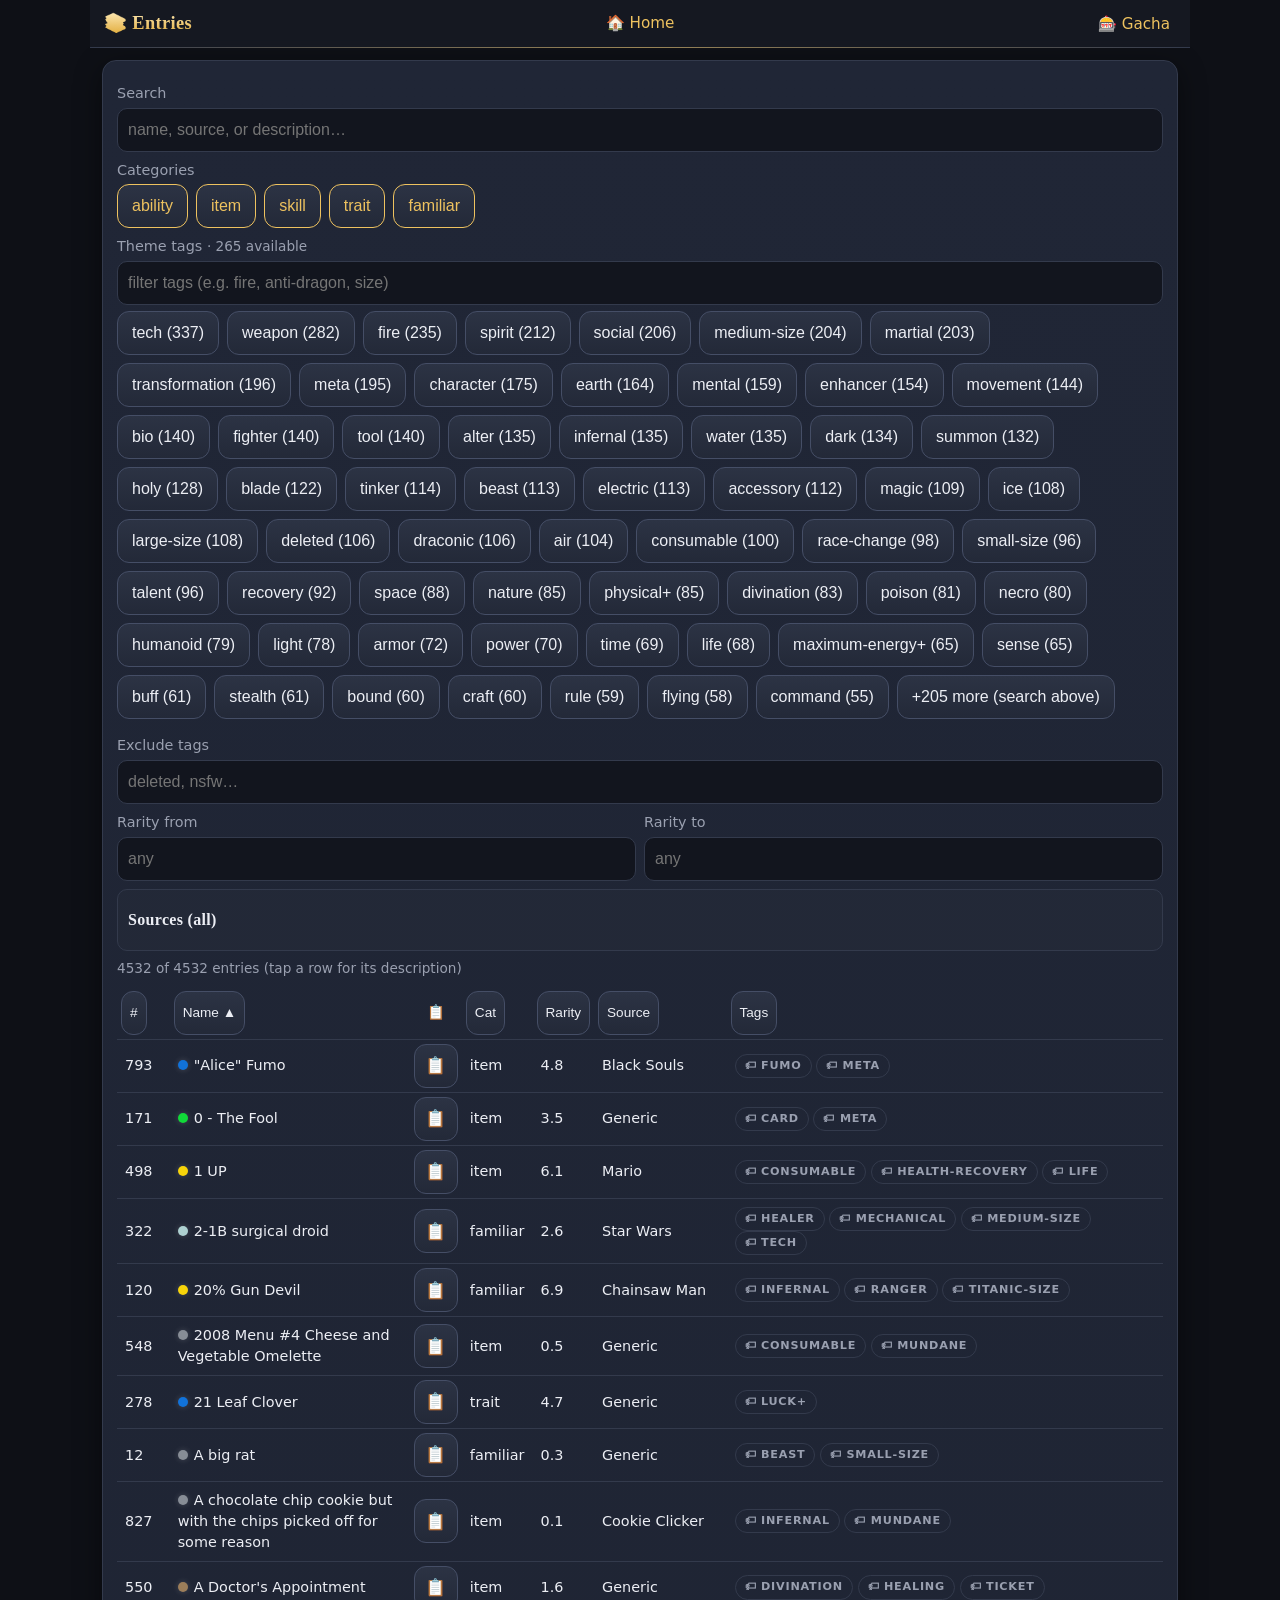
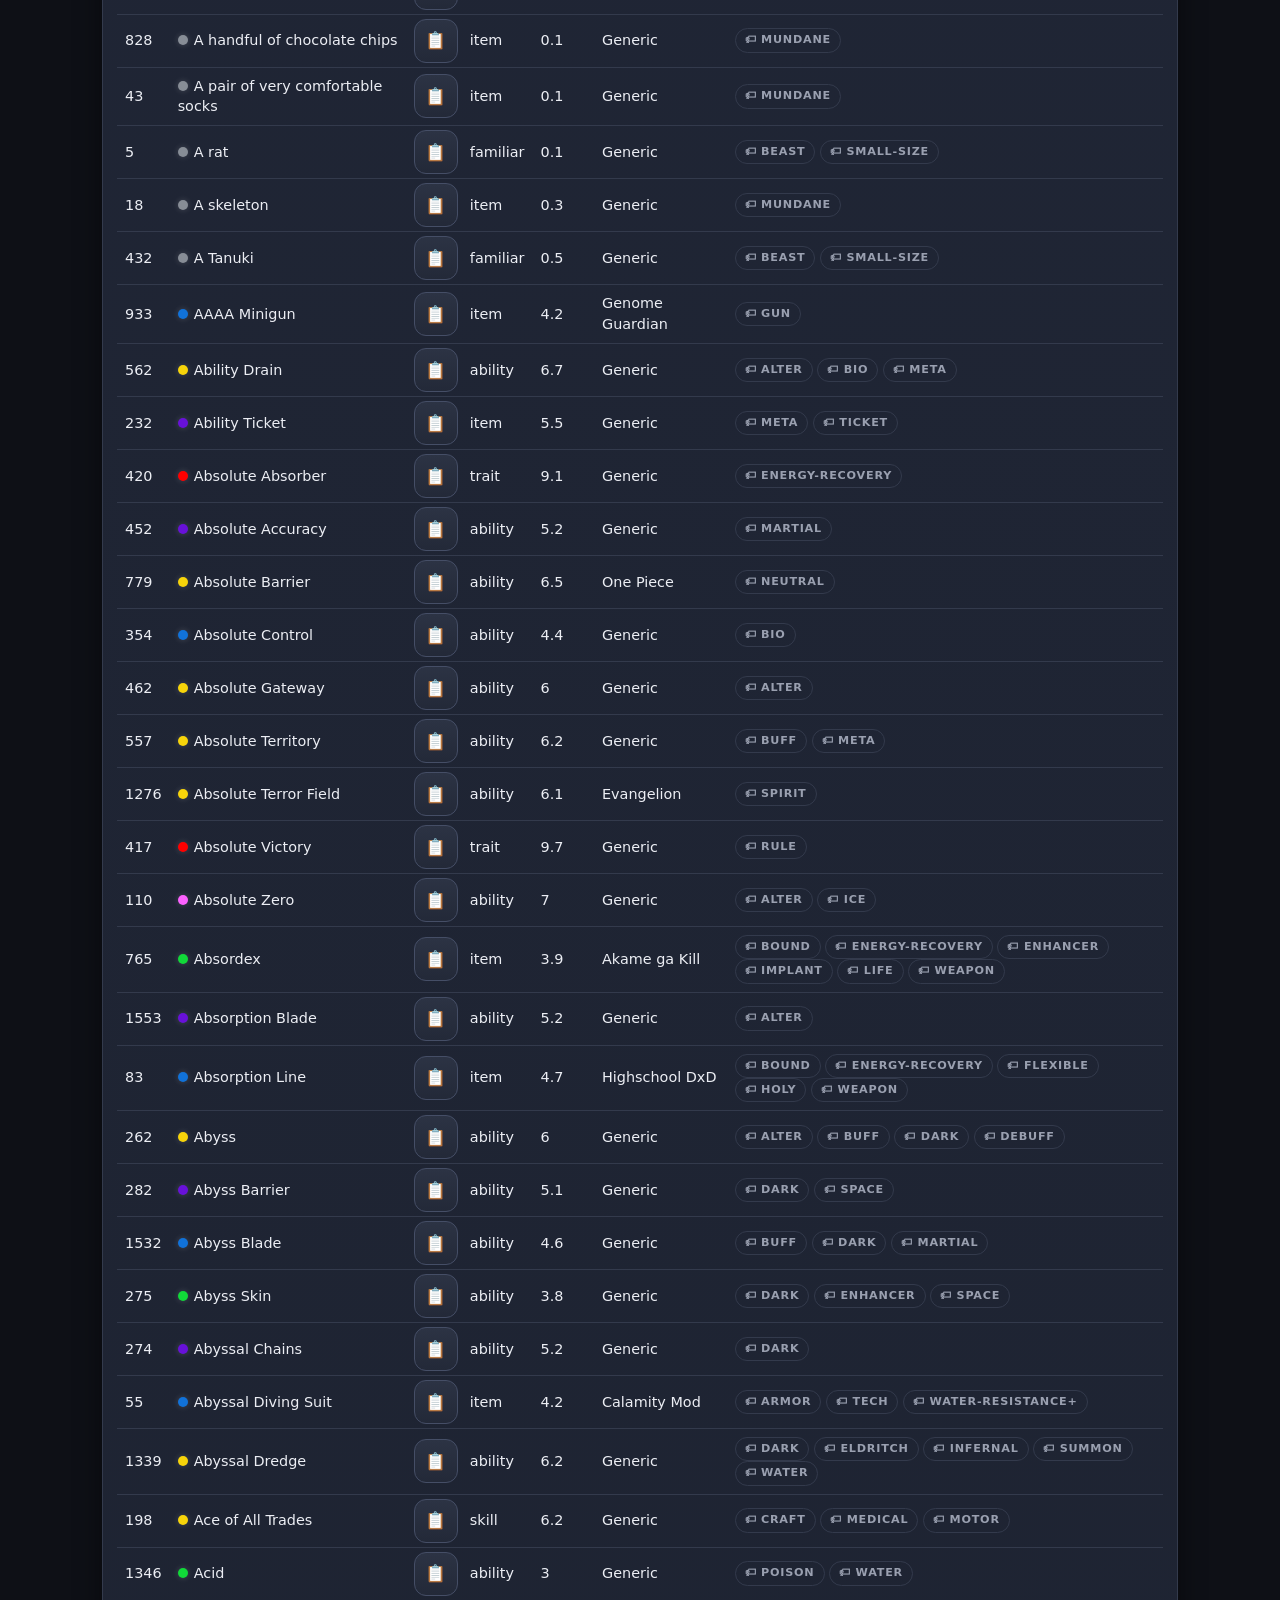
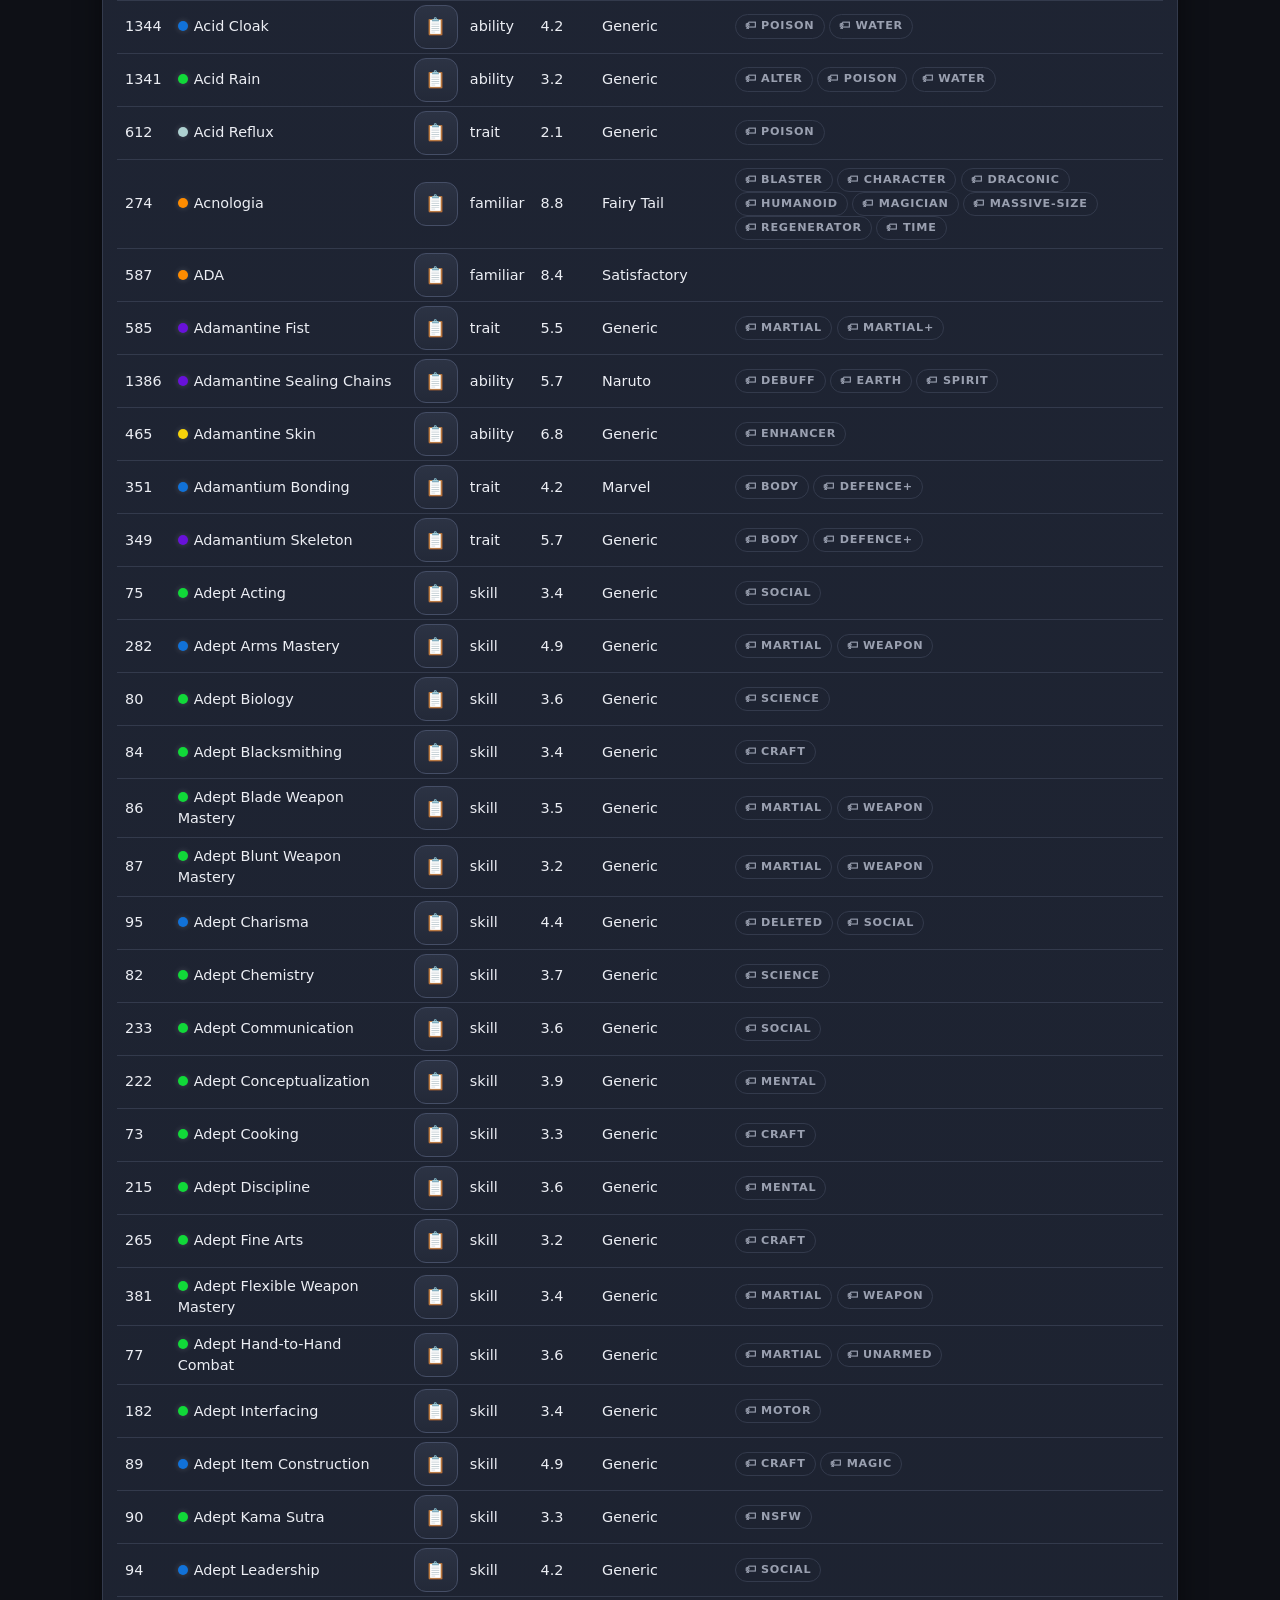
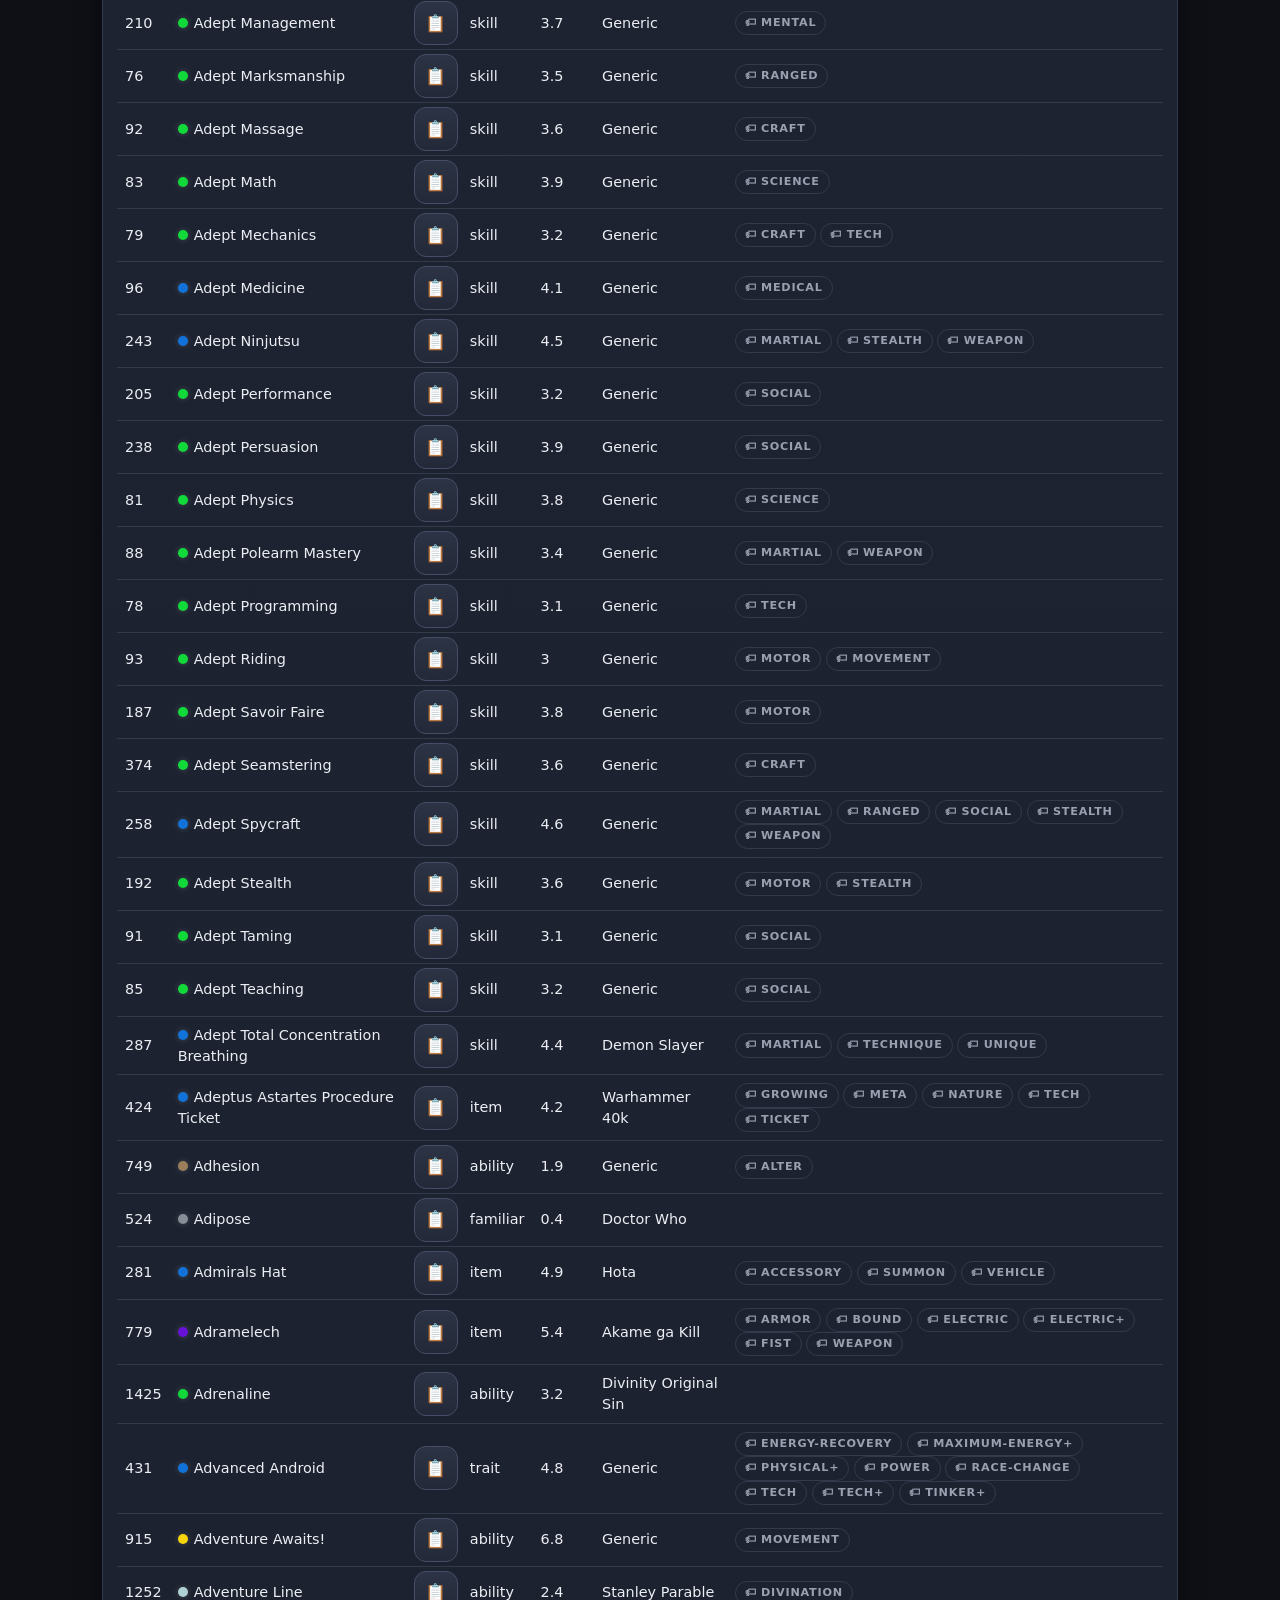
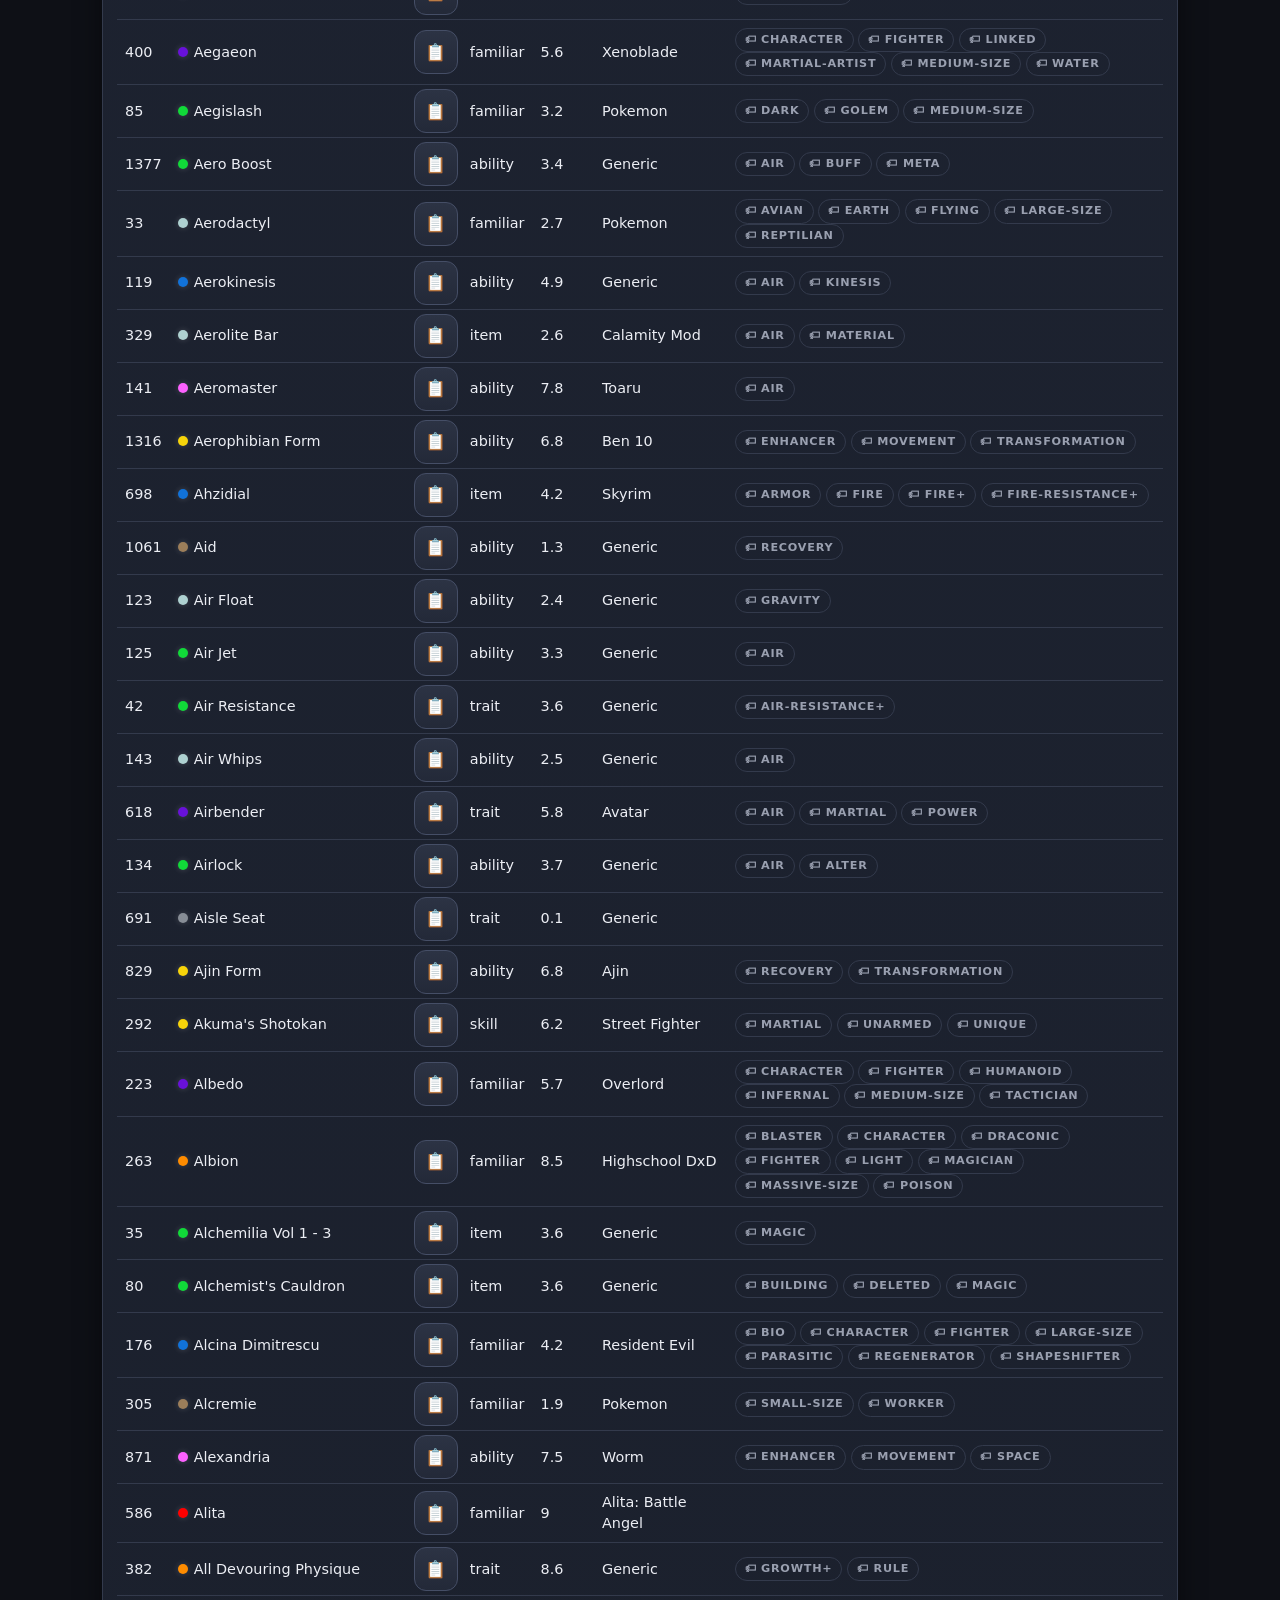
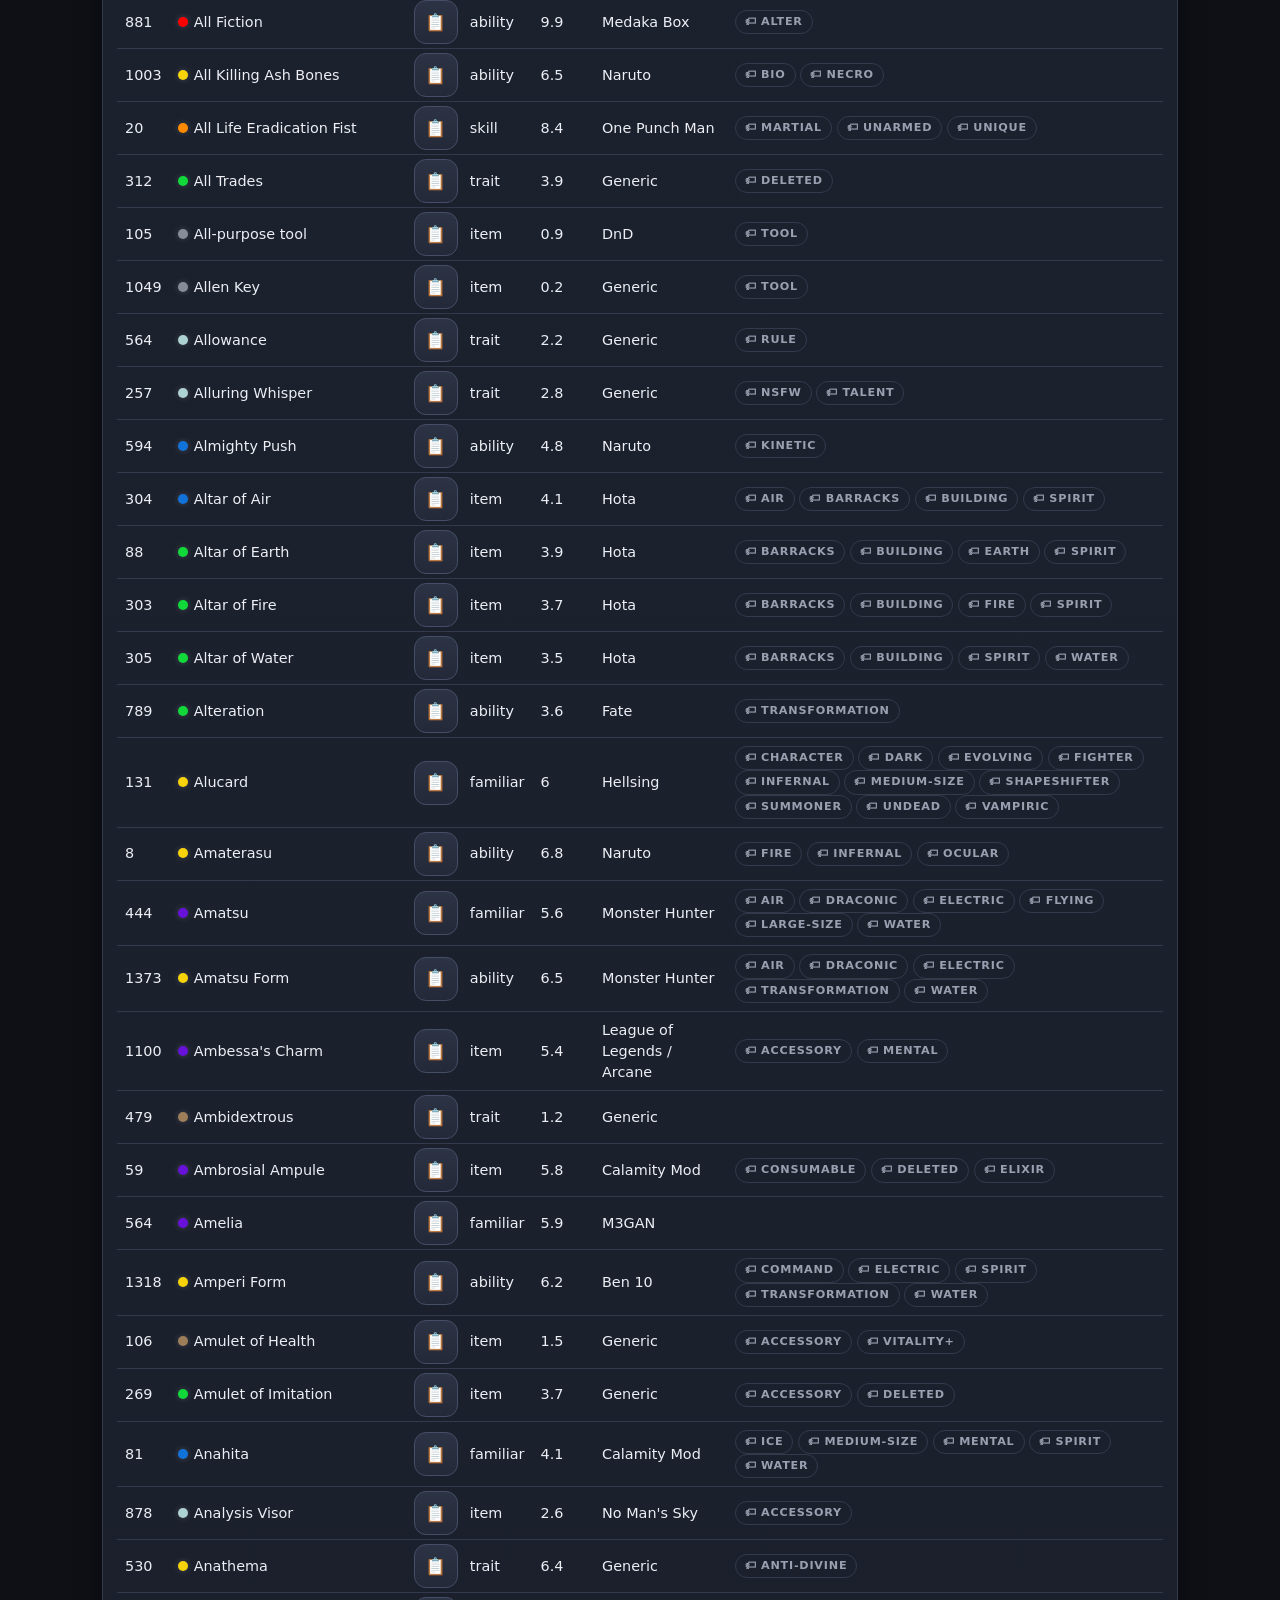
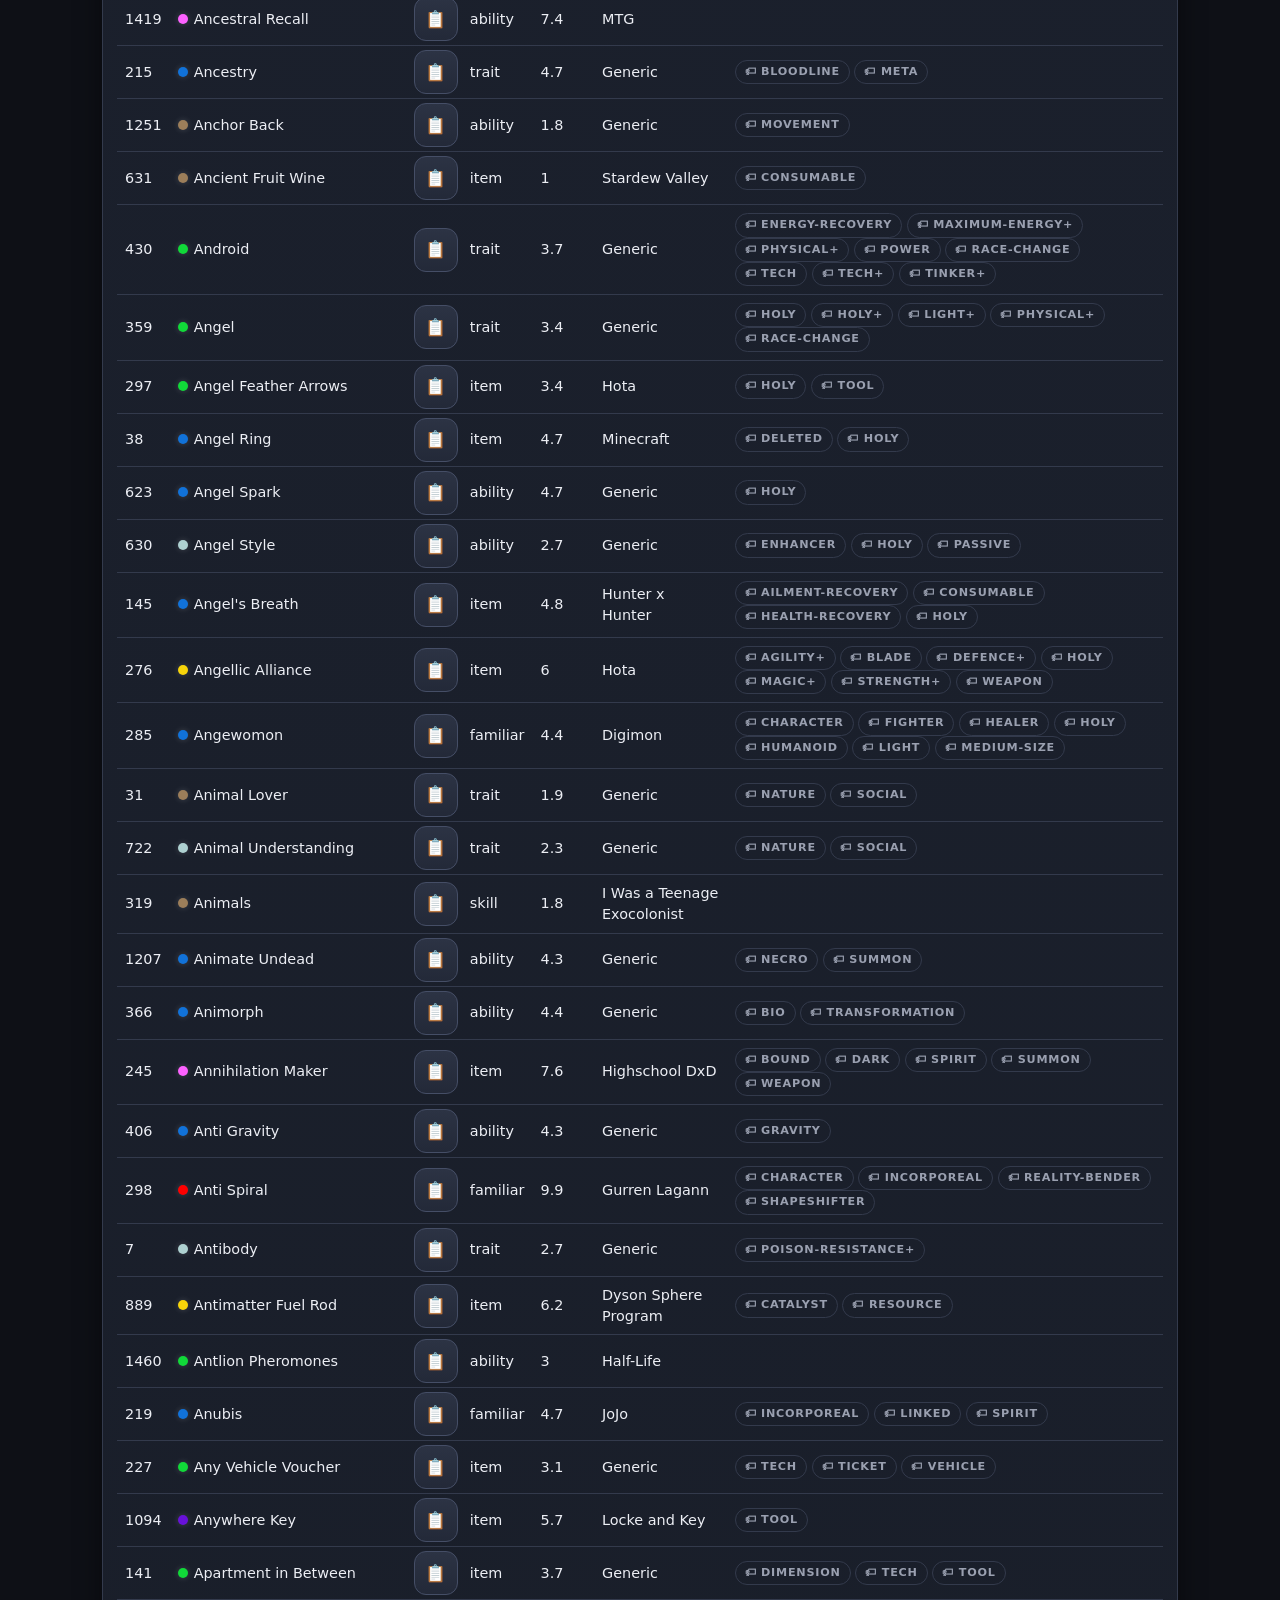
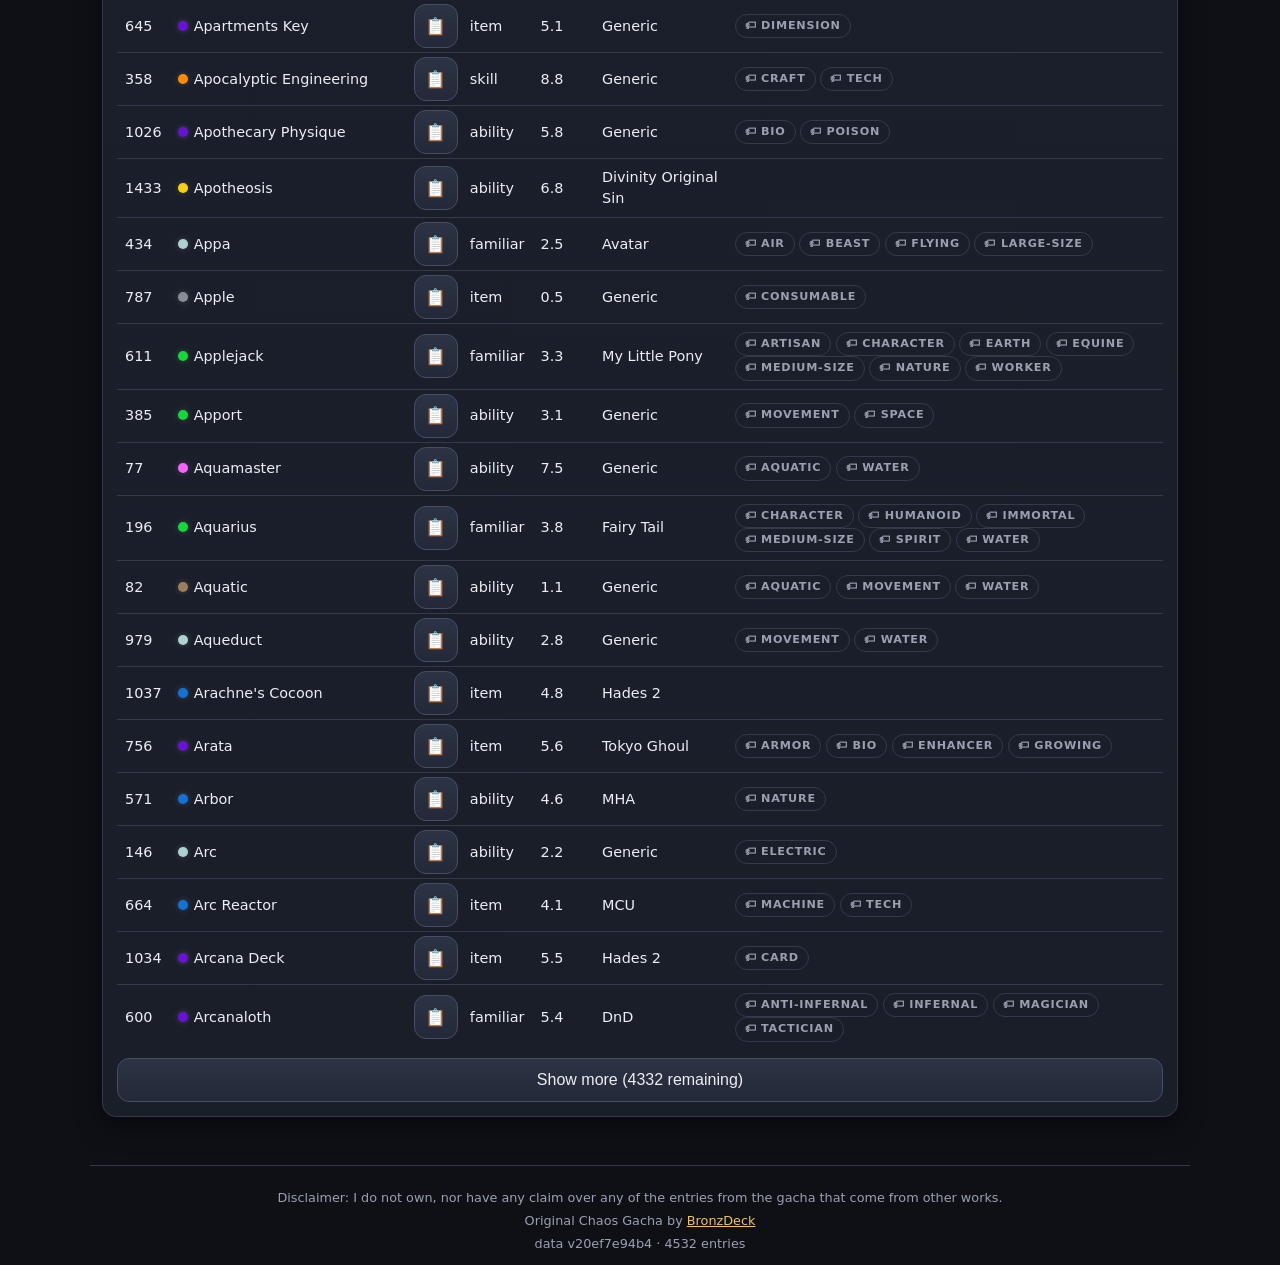
<file: web/entries.html>
<!DOCTYPE html>
<html lang="en">
<head>
<meta charset="utf-8">
<meta name="viewport" content="width=device-width, initial-scale=1, viewport-fit=cover">
<meta name="theme-color" content="#0e1016">
<meta name="description" content="Browse every Chaos Gacha entry: sortable, filterable, searchable.">
<meta property="og:type" content="website">
<meta property="og:site_name" content="Chaos Gacha">
<meta property="og:title" content="📚 Chaos Gacha Entries">
<meta property="og:description" content="Browse every Chaos Gacha entry: sortable, filterable, searchable.">
<meta property="og:url" content="https://eternaldensity.github.io/ChaosGacha/entries.html">
<meta property="og:image" content="https://eternaldensity.github.io/ChaosGacha/social/social.png">
<meta property="og:image:width" content="1200">
<meta property="og:image:height" content="630">
<meta name="twitter:card" content="summary_large_image">
<meta name="twitter:title" content="📚 Chaos Gacha Entries">
<meta name="twitter:description" content="Browse every Chaos Gacha entry: sortable, filterable, searchable.">
<meta name="twitter:image" content="https://eternaldensity.github.io/ChaosGacha/social/social.png">
<title>Entries: Chaos Gacha</title>
<link rel="icon" type="image/svg+xml" href="favicon.svg">
<link rel="manifest" href="manifest.webmanifest">
<link rel="apple-touch-icon" href="icons/apple-touch-icon.png">
<link rel="stylesheet" href="css/app.css">
<style>
.catpick { display: flex; gap: 8px; flex-wrap: wrap; }
.catpick button.sel { border-color: var(--accent); color: var(--accent); }
#entriesTable th { font-family: var(--font-display); }
#entriesTable tbody tr:hover { background: rgba(238, 194, 95, .05); }
#entriesTable tr.desc td { background: rgba(255, 255, 255, .02); }
</style>
</head>
<body>
<header class="app">
  <h1>📚 Entries</h1>
  <a class="homelink" href="index.html">🏠 <span class="lbl">Home</span></a>
  <nav><a href="gacha.html">🎰 Gacha</a></nav>
</header>
<main>
  <section>
    <div class="card">
      <div class="row">
        <div><label for="eq">Search</label>
          <input type="search" id="eq" placeholder="name, source, or description…"></div>
      </div>
      <label>Categories</label>
      <div class="catpick" id="eqCats"></div>
      <label style="margin-top:8px" title="Tags from the original Chaos Gacha index (per-category taxonomy). Select any to show entries carrying at least one of them.">Theme tags <span class="muted small" id="eqTagCount"></span></label>
      <input type="search" id="eqTagQ" placeholder="filter tags (e.g. fire, anti-dragon, size)" style="margin-bottom:6px">
      <div class="catpick" id="eqTags"></div>
      <div class="row" style="margin-top:8px">
        <div><label for="eqExTags" title="Hide entries carrying any of these tags. Comma-separated; e.g. deleted hides entries the original list dropped.">Exclude tags</label>
          <input type="search" id="eqExTags" list="eqExTagNames" placeholder="deleted, nsfw…"></div>
      </div>
      <datalist id="eqExTagNames"></datalist>
      <div class="row">
        <div><label for="eqMin">Rarity from</label>
          <input type="number" id="eqMin" step="0.1" min="0" placeholder="any"></div>
        <div><label for="eqMax">Rarity to</label>
          <input type="number" id="eqMax" step="0.1" min="0" placeholder="any"></div>
      </div>
      <details id="eqSrcBox" style="margin-top:8px">
        <summary title="Uncheck sources to exclude them. Uncheck all = include everything.">Sources (<span id="eqSrcCount">all</span>)</summary>
        <div class="row" style="margin:6px 0">
          <button id="eqAll">All</button>
          <button id="eqNone">None</button>
        </div>
        <div id="eqSources"></div>
      </details>
      <div class="muted small" id="eqCount" style="margin-top:8px"></div>
      <div style="overflow-x:auto;margin-top:8px">
        <table id="entriesTable" style="width:100%;border-collapse:collapse;font-size:0.9rem">
          <thead><tr id="eqHead"></tr></thead>
          <tbody id="eqBody"></tbody>
        </table>
      </div>
      <div style="margin-top:8px"><button id="eqMore" style="width:100%">Show more</button></div>
    </div>
  </section>
</main>
<div id="toast" class="toast" style="display:none"></div>
<footer class="sitefoot">
  <div>Disclaimer: I do not own, nor have any claim over any of the entries from the gacha that come from other works.</div>
  <div>Original Chaos Gacha by <a href="https://www.chaosgacha.com/" target="_blank" rel="noopener">BronzDeck</a></div>
  <div id="dataVer"></div>
</footer>
<script>if (typeof navigator !== "undefined" && "serviceWorker" in navigator) { addEventListener("load", function () { navigator.serviceWorker.register("sw.js").catch(function () {}); }); }</script>
<script src="data/entries.js"></script>
<script src="data/tags.js"></script>
<script src="js/entries-app.js"></script>
</body>
</html>
</file>
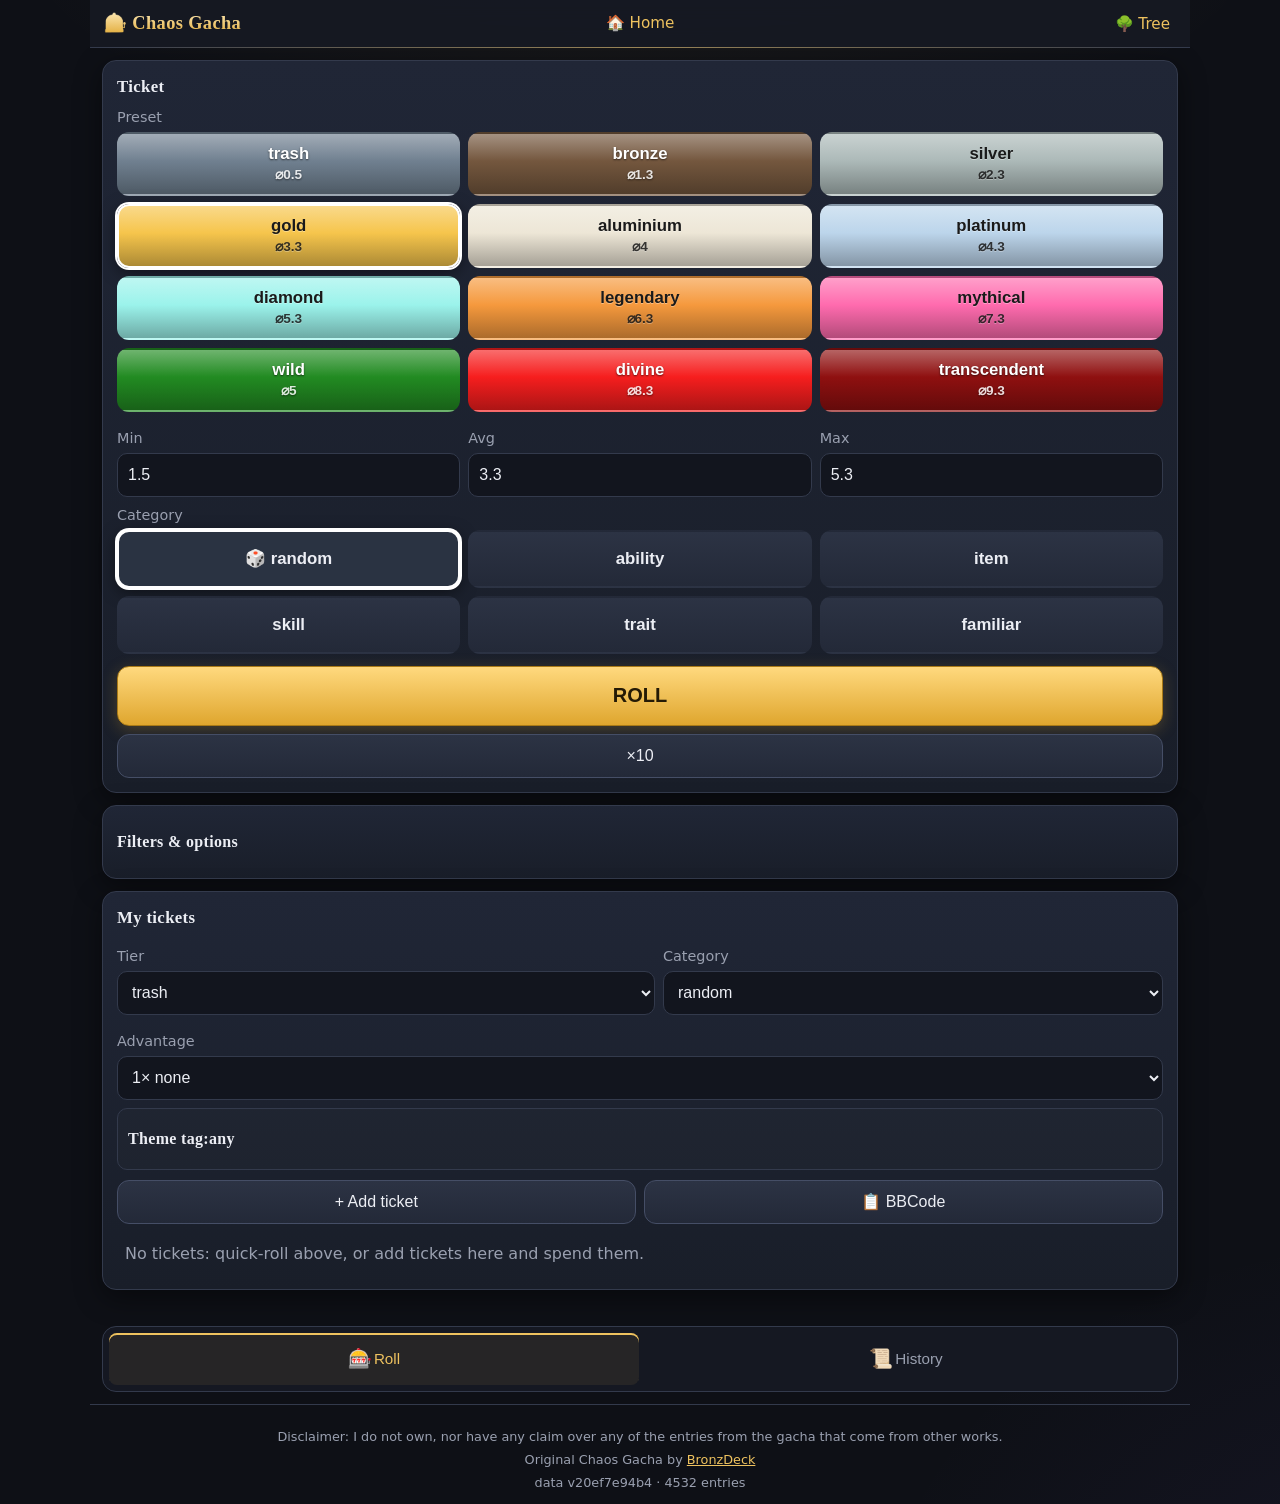
<file: web/gacha.html>
<!DOCTYPE html>
<html lang="en">
<head>
<meta charset="utf-8">
<meta name="viewport" content="width=device-width, initial-scale=1, viewport-fit=cover">
<meta name="theme-color" content="#0e1016">
<meta name="description" content="Roll the Chaos Gacha with desktop-app odds, keep a ticket wallet, export your history. Mobile-friendly.">
<meta property="og:type" content="website">
<meta property="og:site_name" content="Chaos Gacha">
<meta property="og:title" content="🎰 Chaos Gacha">
<meta property="og:description" content="Roll the Chaos Gacha with desktop-app odds, keep a ticket wallet, export your history. Mobile-friendly.">
<meta property="og:url" content="https://eternaldensity.github.io/ChaosGacha/gacha.html">
<meta property="og:image" content="https://eternaldensity.github.io/ChaosGacha/social/social-gacha.png">
<meta property="og:image:width" content="1200">
<meta property="og:image:height" content="630">
<meta name="twitter:card" content="summary_large_image">
<meta name="twitter:title" content="🎰 Chaos Gacha">
<meta name="twitter:description" content="Roll the Chaos Gacha with desktop-app odds, keep a ticket wallet, export your history. Mobile-friendly.">
<meta name="twitter:image" content="https://eternaldensity.github.io/ChaosGacha/social/social-gacha.png">
<title>Chaos Gacha</title>
<link rel="icon" type="image/svg+xml" href="favicon.svg">
<link rel="manifest" href="manifest.webmanifest">
<link rel="apple-touch-icon" href="icons/apple-touch-icon.png">
<link rel="stylesheet" href="css/app.css">
<style>
.preset-grid, .cat-grid { display: grid; gap: 8px; }
.preset-grid { grid-template-columns: repeat(3, 1fr); }
.cat-grid { grid-template-columns: repeat(2, 1fr); }
@media (min-width: 700px) { .cat-grid { grid-template-columns: repeat(3, 1fr); } }
.pick { border: 2px solid transparent; }
.preset-grid .pick, .cat-grid .pick { min-height: 58px; font-size: 1.05rem; font-weight: 700; }
.pick.sel { border-color: var(--accent); background: #2a3342; }
.pick.sel { border-color: #fff; box-shadow: 0 0 0 2px #fff, 0 4px 16px rgba(0,0,0,.5); }
#rollBtn { width: 100%; font-size: 1.25rem; min-height: 60px; }
.result-name { font-size: 1.2rem; margin: 4px 0; }
/* Spin wheel: a vertical reel seen edge-on. Rows compress and fade toward
   the top/bottom so it reads as a thick wheel spinning past. */
.reel {
  --rowh: 54px;
  height: calc(var(--rowh) * 5);
  overflow: hidden;
  position: relative;
  border-radius: 10px;
  background: #10131a;
  border: 1px solid var(--line);
  -webkit-mask-image: linear-gradient(180deg, transparent 0%, #000 18%, #000 82%, transparent 100%);
  mask-image: linear-gradient(180deg, transparent 0%, #000 18%, #000 82%, transparent 100%);
}
.reel-inner { will-change: transform; }
/* Advantage rolls spin several wheels at once, side by side. */
.reel-row { display: flex; gap: 8px; overflow-x: auto; }
.reel-row .reel { flex: 1 1 0; min-width: 132px; }
.rrow {
  height: var(--rowh);
  display: flex; align-items: center; gap: 8px;
  padding: 0 10px;
  border-bottom: 1px solid #1c2029;
  transform-origin: center center;
  overflow: hidden; white-space: nowrap;
}
.rrow .nm { flex: 1; min-width: 0; overflow: hidden; text-overflow: ellipsis; }
.rrow.winner { outline: 2px solid var(--accent); outline-offset: -2px; border-radius: 8px; }
.rrow:nth-child(even) { background: rgba(255, 255, 255, .022); }
/* Fixed markers at the midpoint: the winning row always settles here. */
.reel::before, .reel::after {
  content: "▶";
  position: absolute;
  top: 50%;
  transform: translateY(-50%);
  z-index: 2;
  color: var(--accent);
  font-size: 18px;
  text-shadow: 0 0 6px rgba(0,0,0,.8);
  pointer-events: none;
}
.reel::before { left: 2px; }
.reel::after { right: 2px; content: "◀"; }
</style>
</head>
<body>
<header class="app">
  <h1>🎰 Chaos Gacha</h1>
  <a class="homelink" href="index.html">🏠 <span class="lbl">Home</span></a>
  <nav><a href="tree.html">🌳 Tree</a></nav>
</header>
<main>
  <section class="tabpage active" id="tab-roll">
    <div class="card">
      <h2>Ticket</h2>
      <label>Preset</label>
      <div class="preset-grid" id="presetGrid"></div>
      <div class="row" style="margin-top:8px">
        <div><label for="cMin">Min</label><input type="number" id="cMin" step="0.1" value="1.5"></div>
        <div><label for="cAvg">Avg</label><input type="number" id="cAvg" step="0.1" value="3.3"></div>
        <div><label for="cMax">Max</label><input type="number" id="cMax" step="0.1" value="5.3"></div>
      </div>
      <label style="margin-top:8px">Category</label>
      <div class="cat-grid" id="catGrid"></div>
      <div style="margin-top:12px" class="row">
        <button class="primary" id="rollBtn">ROLL</button>
        <button id="btnMulti" title="Ten quick rolls at once (no spin animation)">×10</button>
      </div>
    </div>
    <details class="card" id="filterBox">
      <summary>Filters &amp; options</summary>
      <label for="q">Name / source contains</label>
      <input type="search" id="q" placeholder="e.g. flame, Fate…">
      <div class="row" style="margin-top:8px">
        <div><label for="fTag" title="Only roll entries carrying this thematic tag (e.g. dragonic, undead, holy). Blank = any.">Theme tag</label>
          <select id="fTag"><option value="">Any tag</option></select></div>
        <div><label for="fExTags" title="Drop entries carrying any of these tags. Comma-separated; e.g. deleted hides entries the original list dropped.">Exclude tags</label>
          <input type="search" id="fExTags" list="fTagNames" placeholder="deleted, nsfw…"></div>
      </div>
      <datalist id="fTagNames"></datalist>
      <details id="gfBox" style="margin-top:8px">
        <summary title="Uncheck sources to exclude them. Uncheck all = include everything.">Sources (<span id="gfCount">all</span>)</summary>
        <div class="row" style="margin:6px 0">
          <button id="gfAll">All</button>
          <button id="gfNone">None</button>
          <button id="gfExport" title="Download the excluded-source list as JSON">Export</button>
          <button id="gfImport" title="Import an exclusion list (unknown sources are ignored)">Import</button>
          <input type="file" id="fileGfSrc" accept=".json,application/json" style="display:none">
        </div>
        <div id="gfSources"></div>
      </details>
      <div class="row">
        <div><label for="fRmin">Rarity from</label>
          <input type="number" id="fRmin" step="0.1" min="0" placeholder="any"></div>
        <div><label for="fRmax">Rarity to</label>
          <input type="number" id="fRmax" step="0.1" min="0" placeholder="any"></div>
      </div>
      <div class="row" style="margin-top:8px">
        <label style="display:flex;gap:8px;align-items:center;min-height:44px">
          <input type="checkbox" id="fNsfw" checked style="width:22px;height:22px"> Hide NSFW</label>
        <label id="fNonconRow" style="display:flex;gap:8px;align-items:center;min-height:44px" title="Hide entries flagged for primarily non-consensual sexual use. Only shown while NSFW content is allowed.">
          <input type="checkbox" id="fNoncon" checked style="width:22px;height:22px"> Hide Noncon</label>
        <label style="display:flex;gap:8px;align-items:center;min-height:44px">
          <input type="checkbox" id="fTech" style="width:22px;height:22px"> Hide Tech</label>
      </div>
      <label style="display:flex;gap:8px;align-items:center;min-height:44px">
        <input type="checkbox" id="fDedup" style="width:22px;height:22px"> Skip already-rolled</label>
      <div class="row" style="margin-top:8px">
        <div><label for="spinSpeed">Spin slowdown</label>
          <select id="spinSpeed">
            <option value="off">Off (instant)</option>
            <option value="fast">Fast</option>
            <option value="normal" selected>Normal</option>
            <option value="slow">Slow</option>
            <option value="slower">Slower</option>
          </select></div>
        <div><label for="gambler">Trait</label>
          <label style="display:flex;gap:8px;align-items:center;min-height:44px" title="Gambler: roll a d20 per ticket before rolling.">
            <input type="checkbox" id="gambler" style="width:22px;height:22px"> 🎲 Gambler</label>
          <label style="display:flex;gap:8px;align-items:center;min-height:44px" title="Thematic Magnetism: an entry is twice as likely per thematic tag it shares with an entry already in your history (distinct tags, not owned copies).">
            <input type="checkbox" id="resonance" style="width:22px;height:22px"> 🎯 Thematic Magnetism</label></div>
      </div>
      <div class="muted small" id="poolCount" style="margin-top:8px"></div>
    </details>
    <div class="card" id="reelCard" style="display:none">
      <div class="reel-row" id="reelRow"></div>
      <div class="muted small" style="margin-top:4px">Tap a wheel to skip.</div>
    </div>
    <div class="card" id="resultCard" style="display:none">
      <h2>Result</h2>
      <div class="result" id="resultBody"></div>
      <div class="row" style="margin-top:8px">
        <button id="btnCopy" title="Copy the result as text for chats; during an advantage roll before you pick, copies every wheel">📋 Copy</button>
      </div>
    </div>
    <div class="card" id="multiCard" style="display:none">
      <h2>Multi-pull <span class="muted small" id="multiHead"></span></h2>
      <ul class="list" id="multiList"></ul>
    </div>
    <div class="card">
      <h2>My tickets <span class="muted small" id="ticketCount"></span></h2>
      <div class="row">
        <div><label for="tkTier">Tier</label><select id="tkTier"></select></div>
        <div><label for="tkCat">Category</label><select id="tkCat"></select></div>
      </div>
      <div class="row" style="margin-top:8px">
        <div><label for="tkAdv" title="Advantage: roll N wheels at once, then pick which result to keep. Duplicate prizes are avoided when the pool has enough distinct options. 3× is the usual 'triple advantage'.">Advantage</label>
          <select id="tkAdv">
            <option value="1">1× none</option>
            <option value="2">2× advantage</option>
            <option value="3">3× advantage</option>
            <option value="4">4× advantage</option>
            <option value="5">5× advantage</option>
            <option value="6">6× advantage</option>
          </select></div>
      </div>
      <details id="tkTagBox" style="margin-top:8px">
        <summary title="Optional theme tag for this ticket (e.g. holy). The roll only picks entries with this tag; counts reflect the chosen tier and category.">Theme tag: <span id="tkTagPick">any</span></summary>
        <input type="search" id="tkTagQ" placeholder="search tags (e.g. fire, anti-dragon)" style="margin-top:6px">
        <div class="catpick" id="tkTags" style="max-height:190px;overflow:auto;margin-top:6px"></div>
      </details>
      <input type="hidden" id="tkTag" value="">
      <div class="row" style="margin-top:10px">
        <button id="btnAddTicket">+ Add ticket</button>
        <button id="btnTicketBB" title="Copy the ticket above as BBCode with its tier colour">📋 BBCode</button>
      </div>
      <ul class="list" id="ticketList"></ul>
    </div>
  </section>

  <section class="tabpage" id="tab-history">
    <div class="card">
      <h2>Stats</h2>
      <div class="small" id="statBody"><span class="muted">No rolls yet.</span></div>
    </div>
    <div class="card">
      <div class="row">
        <h2 style="flex:1">History <span class="muted small" id="histCount"></span></h2>
        <div style="flex:0 0 auto" class="row">
          <button id="btnCopyHist" title="Copy the formatted history list">📋</button>
          <button id="btnExportHist" title="Export wallet: tickets + history">⬇</button>
          <button id="btnImportHist" title="Import a wallet file (tickets + history)">⬆</button>
          <button id="btnClearHist" class="danger">Clear</button>
          <input type="file" id="fileHist" accept=".json,application/json" style="display:none">
        </div>
      </div>
      <div class="row" style="margin:6px 0">
        <div><label for="histSort">Order</label>
          <select id="histSort">
            <option value="new">Newest first</option>
            <option value="old">Oldest first</option>
            <option value="rarity">Rarity, high to low</option>
            <option value="rarityAsc">Rarity, low to high</option>
          </select></div>
      </div>
      <ul class="list" id="histList"></ul>
    </div>
  </section>
</main>
<nav class="tabs" id="tabs">
  <button data-tab="roll" class="active"><span class="ico">🎰</span>Roll</button>
  <button data-tab="history"><span class="ico">📜</span>History</button>
</nav>
<div id="toast" class="toast" style="display:none"></div>
<script>if (typeof navigator !== "undefined" && "serviceWorker" in navigator) { addEventListener("load", function () { navigator.serviceWorker.register("sw.js").catch(function () {}); }); }</script>
<footer class="sitefoot">
  <div>Disclaimer: I do not own, nor have any claim over any of the entries from the gacha that come from other works.</div>
  <div>Original Chaos Gacha by <a href="https://www.chaosgacha.com/" target="_blank" rel="noopener">BronzDeck</a></div>
  <div id="dataVer"></div>
</footer>
<script src="data/entries.js"></script>
<script src="data/tags.js"></script>
<script src="js/gacha.js"></script>
<script src="js/tickets.js"></script>
<script src="js/gacha-app.js"></script>
</body>
</html>
</file>
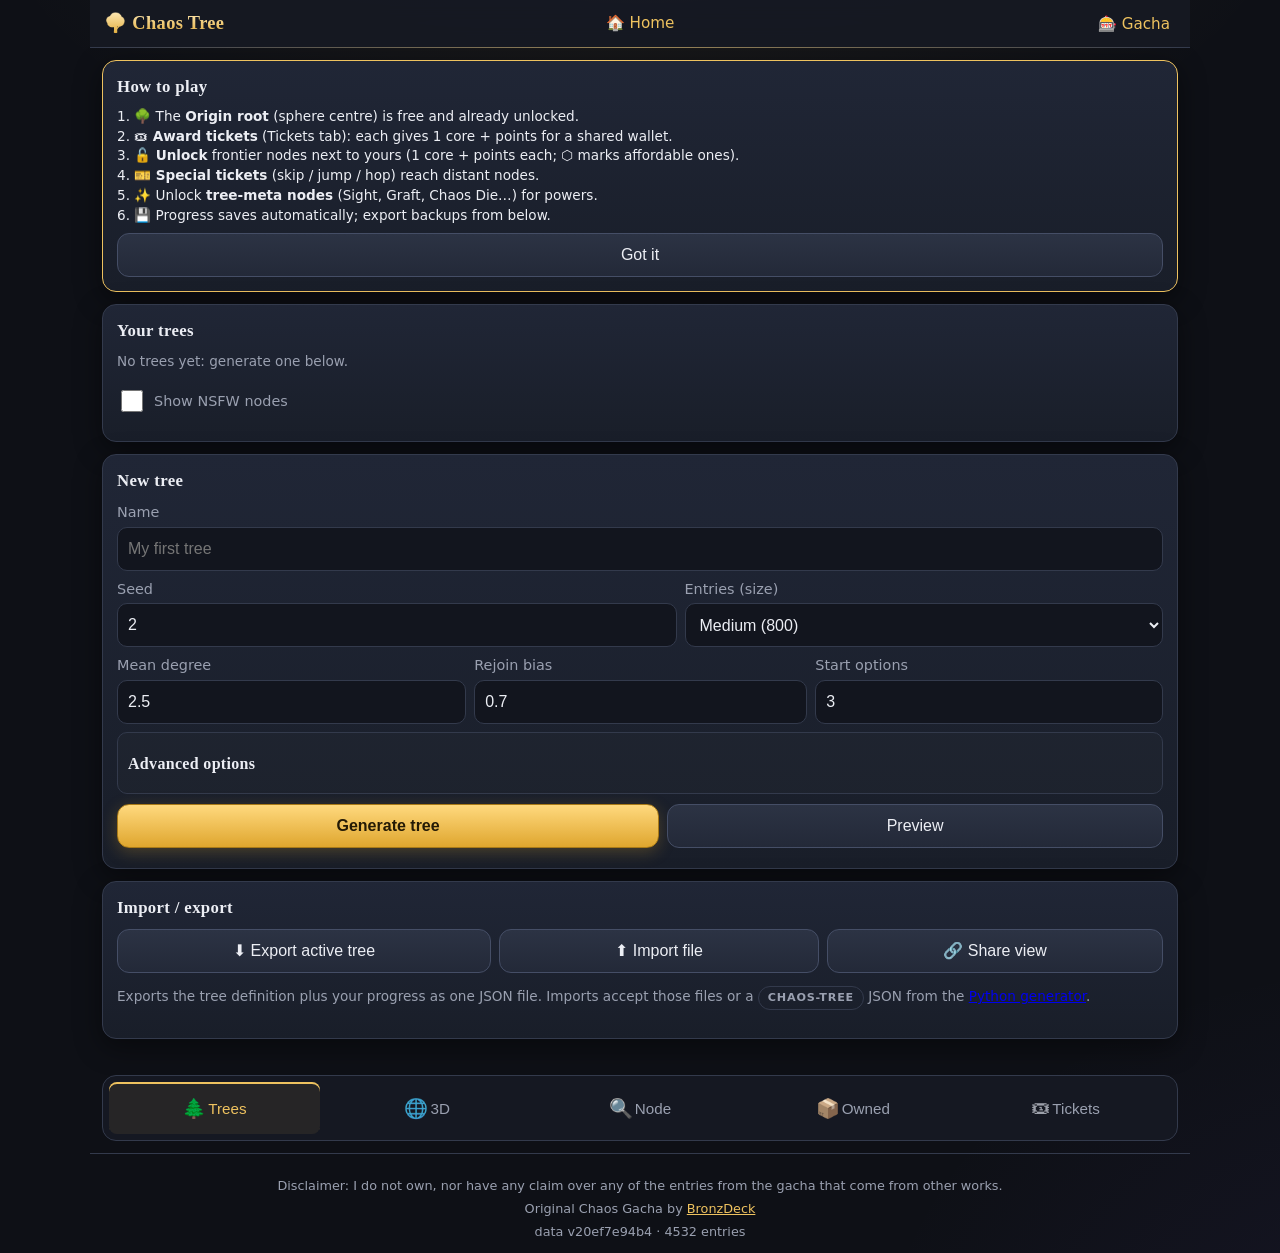
<file: web/tree.html>
<!DOCTYPE html>
<html lang="en">
<head>
<meta charset="utf-8">
<meta name="viewport" content="width=device-width, initial-scale=1, viewport-fit=cover">
<meta name="theme-color" content="#0e1016">
<meta name="description" content="Generate and explore Chaos Trees in 3D: unlock nodes with tickets, bend the tree with meta abilities. Progress saves in your browser.">
<meta property="og:type" content="website">
<meta property="og:site_name" content="Chaos Gacha">
<meta property="og:title" content="🌳 Chaos Tree">
<meta property="og:description" content="Generate and explore Chaos Trees in 3D: unlock nodes with tickets, bend the tree with meta abilities. Progress saves in your browser.">
<meta property="og:url" content="https://eternaldensity.github.io/ChaosGacha/tree.html">
<meta property="og:image" content="https://eternaldensity.github.io/ChaosGacha/social/social-tree.png">
<meta property="og:image:width" content="1200">
<meta property="og:image:height" content="630">
<meta name="twitter:card" content="summary_large_image">
<meta name="twitter:title" content="🌳 Chaos Tree">
<meta name="twitter:description" content="Generate and explore Chaos Trees in 3D: unlock nodes with tickets, bend the tree with meta abilities. Progress saves in your browser.">
<meta name="twitter:image" content="https://eternaldensity.github.io/ChaosGacha/social/social-tree.png">
<title>Chaos Tree</title>
<link rel="icon" type="image/svg+xml" href="favicon.svg">
<link rel="manifest" href="manifest.webmanifest">
<link rel="apple-touch-icon" href="icons/apple-touch-icon.png">
<link rel="stylesheet" href="css/app.css">
<style>
#shareModal { position: fixed; inset: 0; background: rgba(0,0,0,.65); display: none; z-index: 60; padding: 16px; overflow: auto; }
#shareModal.open { display: block; }
#shareModal .modal { max-width: 720px; margin: 4vh auto; }
#shareModal textarea { width: 100%; height: 160px; font-family: ui-monospace, Menlo, Consolas, monospace; }
</style>
</head>
<body>
<header class="app">
  <h1>🌳 Chaos Tree</h1>
  <a class="homelink" href="index.html">🏠 <span class="lbl">Home</span></a>
  <nav><a href="gacha.html">🎰 Gacha</a></nav>
</header>
<main>
  <section class="tabpage" id="tab-trees">
    <div class="card" id="verWarn" style="display:none;border-color:var(--bad)">
      <b>⚠ Data version mismatch.</b> <span id="verWarnText" class="small"></span>
      <div class="row" style="margin-top:8px">
        <button class="primary" id="btnUpgradeActive" title="Keep this tree's unlocked and visible entries, and resample the ones you haven't seen from the current data.">⬆ Upgrade to current data</button>
        <button id="btnKeepSnapshot" style="display:none" title="Keep this frozen snapshot exactly as it is and stop warning about its data version. Entries that no longer exist still warn.">📌 Keep this snapshot</button>
      </div>
    </div>
    <div class="card" id="shareBanner" style="display:none;border-color:var(--accent)">
      <b>🔗 Shared tree view (read-only).</b>
      <div class="small muted" id="shareBannerText" style="margin-top:4px"></div>
    </div>
    <div class="card" id="guideCard" style="display:none;border-color:var(--accent)">
      <h2>How to play</h2>
      <div class="small">
        1. 🌳 The <b>Origin root</b> (sphere centre) is free and already unlocked.<br>
        2. 🎟 <b>Award tickets</b> (Tickets tab): each gives 1 core + points for a shared wallet.<br>
        3. 🔓 <b>Unlock</b> frontier nodes next to yours (1 core + points each; ⬡ marks affordable ones).<br>
        4. 🎫 <b>Special tickets</b> (skip / jump / hop) reach distant nodes.<br>
        5. ✨ Unlock <b>tree-meta nodes</b> (Sight, Graft, Chaos Die…) for powers.<br>
        6. 💾 Progress saves automatically; export backups from below.
      </div>
      <div style="margin-top:8px"><button id="btnGuideOk" style="width:100%">Got it</button></div>
    </div>
    <div class="card" id="progCard" style="display:none">
      <h2>Progress <span class="muted small" id="progHead"></span></h2>
      <div class="progress"><div id="progBar"></div></div>
      <div class="small muted" id="progBody" style="margin-top:6px"></div>
    </div>
    <div class="card" id="treesCard">
      <h2>Your trees</h2>
      <div class="muted small" id="treeCount"></div>
      <ul class="list" id="treeList"></ul>
      <label style="display:flex;gap:8px;align-items:center;min-height:44px" title="Show (Nsfw)-tagged nodes in views. Off by default.">
        <input type="checkbox" id="showNsfw" style="width:22px;height:22px"> Show NSFW nodes</label>
      <label id="showNonconRow" style="display:flex;gap:8px;align-items:center;min-height:44px" title="Show nodes flagged for primarily non-consensual sexual use. Off by default; only offered while NSFW nodes are shown.">
        <input type="checkbox" id="showNoncon" style="width:22px;height:22px"> Show Noncon nodes</label>
    </div>
    <div class="card" id="newTreeCard">
      <h2>New tree</h2>
      <label for="newName" title="Display name for this tree.">Name</label>
      <input type="text" id="newName" placeholder="My first tree" maxlength="60">
      <div class="row">
        <div><label for="newSeed" title="Same seed + same options = same tree. Web seeds are app-local (they don't reproduce the Python tool's trees).">Seed</label>
          <input type="number" id="newSeed" value="2"></div>
        <div><label for="newSize" title="Randomly sample at most this many entries. Smaller trees generate faster. Blank = use everything.">Entries (size)</label>
          <select id="newSize">
            <option value="">Full (~4200)</option>
            <option value="2500">Larger (2500)</option>
            <option value="1500">Large (1500)</option>
            <option value="800" selected>Medium (800)</option>
            <option value="300">Small (300)</option>
          </select></div>
      </div>
      <div class="row">
        <div><label for="newDegree" title="Average links per node: higher means a denser, more tangled web.">Mean degree</label>
          <input type="number" id="newDegree" value="2.5" step="0.5" min="1" max="6" title="Average links per node: higher means a denser, more tangled web."></div>
        <div><label for="newRejoin" title="Penalty (0–1) against linking nodes that already share a neighbour. 1.0 forbids loops entirely (tree-like).">Rejoin bias</label>
          <input type="number" id="newRejoin" value="0.7" step="0.1" min="0" max="1" title="Penalty (0–1) against linking nodes that already share a neighbour. 1.0 forbids loops entirely (tree-like)."></div>
        <div><label for="newRoots" title="How many lowest-rarity nodes attach to the free Origin root: your starting options, spread in different directions.">Start options</label>
          <input type="number" id="newRoots" value="3" step="1" min="1" max="8" title="How many lowest-rarity nodes attach to the free Origin root: your starting options, spread in different directions."></div>
      </div>
      <details id="advBox" style="margin-top:8px">
        <summary>Advanced options</summary>
        <div class="muted small">Which entries go in</div>
        <div class="row" id="fileChecks" style="margin-top:4px"></div>
        <div class="row">
          <div><label for="newRmin" title="Only include entries at or above this rarity.">Rarity from</label>
            <input type="number" id="newRmin" step="0.1" min="0" placeholder="any" title="Only include entries at or above this rarity."></div>
          <div><label for="newRmax" title="Only include entries at or below this rarity.">Rarity to</label>
            <input type="number" id="newRmax" step="0.1" min="0" placeholder="any" title="Only include entries at or below this rarity."></div>
          <div><label for="newTag" title="Only include entries carrying this thematic tag (e.g. dragonic, undead, holy). Blank = any.">Theme tag</label>
            <select id="newTag"><option value="">Any tag</option></select></div>
          <div><label for="newExTags" title="Drop entries carrying any of these tags. Comma-separated; e.g. deleted leaves out entries the original list dropped.">Exclude tags</label>
            <input type="search" id="newExTags" list="newTagNames" placeholder="deleted, nsfw…"></div>
        </div>
        <datalist id="newTagNames"></datalist>
        <details id="srcBox" style="margin-top:8px">
          <summary title="Uncheck sources to exclude them. Uncheck all = include everything.">Sources (<span id="srcCount">all</span>)</summary>
          <div class="row" style="margin:6px 0">
            <button id="srcAll">All</button>
            <button id="srcNone">None</button>
            <button id="srcExport" title="Download the excluded-source list as JSON">Export</button>
            <button id="srcImport" title="Import an exclusion list (unknown sources are ignored)">Import</button>
            <input type="file" id="fileSrc" accept=".json,application/json" style="display:none">
          </div>
          <div id="srcChecks"></div>
        </details>
        <div class="row" style="margin-top:8px">
          <label style="display:flex;gap:8px;align-items:center;min-height:44px" title="Also include (Nsfw)-tagged entries in generated trees.">
            <input type="checkbox" id="newNsfw" style="width:22px;height:22px"> Include NSFW</label>
          <label id="newNonconRow" style="display:flex;gap:8px;align-items:center;min-height:44px" title="Also include entries flagged for primarily non-consensual sexual use. Only offered while NSFW is included.">
            <input type="checkbox" id="newNoncon" style="width:22px;height:22px"> Include Noncon</label>
          <label style="display:flex;gap:8px;align-items:center;min-height:44px" title="Also include (Gacha)-tagged entries, which are normally excluded from trees.">
            <input type="checkbox" id="newGachaOnly" style="width:22px;height:22px"> Include gacha-only</label>
          <label style="display:flex;gap:8px;align-items:center;min-height:44px" title="Force a single connected component, adding long bridge links if needed.">
            <input type="checkbox" id="newConnect" checked style="width:22px;height:22px"> Force connected</label>
        </div>
        <div class="muted small" style="margin-top:8px">Placement</div>
        <div class="row">
          <div><label for="newRadius" title="Sphere size in normalized units; all positions scale with it.">Radius</label>
            <input type="number" id="newRadius" value="10.0" step="1" min="1" title="Sphere size in normalized units; all positions scale with it."></div>
          <div><label for="newVar" title="Radial jitter as a fraction of radius; spreads same-rarity nodes across neighbouring shells.">Distance variance</label>
            <input type="number" id="newVar" value="0.05" step="0.01" min="0" max="1" title="Radial jitter as a fraction of radius; spreads same-rarity nodes across neighbouring shells."></div>
        </div>
        <div class="row">
          <div><label for="newCluster" title="How strongly nodes pull toward a few anchors: 0 = even shells, 1 = tight clumps.">Clustering</label>
            <input type="number" id="newCluster" value="0.3" step="0.1" min="0" max="1" title="How strongly nodes pull toward a few anchors: 0 = even shells, 1 = tight clumps."></div>
          <div><label for="newClusters" title="Number of cluster anchors.">Clusters</label>
            <input type="number" id="newClusters" value="3" step="1" min="1" max="12" title="Number of cluster anchors."></div>
        </div>
        <div class="muted small" style="margin-top:8px">Links</div>
        <div class="row">
          <div><label for="newDegDist" title="How link counts are distributed across nodes.">Degree dist</label>
            <select id="newDegDist" title="How link counts are distributed across nodes.">
              <option value="poisson" selected>poisson</option>
              <option value="constant">constant</option>
              <option value="powerlaw">powerlaw</option>
            </select></div>
          <div><label for="newDegMin" title="Minimum links per node.">Degree min</label>
            <input type="number" id="newDegMin" value="1" step="1" min="0" title="Minimum links per node."></div>
          <div><label for="newDegMax" title="Maximum links per node. Blank = automatic.">Degree max</label>
            <input type="number" id="newDegMax" placeholder="auto" step="1" min="1" title="Maximum links per node. Blank = automatic."></div>
        </div>
        <div class="row">
          <div><label for="newFalloff" title="How strongly short links are preferred. 0 = distance-blind.">Link falloff</label>
            <input type="number" id="newFalloff" value="4.0" step="0.5" min="0" title="How strongly short links are preferred. 0 = distance-blind."></div>
          <div><label for="newMaxDist" title="Cap link length as a fraction of radius.">Max link distance</label>
            <input type="number" id="newMaxDist" value="0.6" step="0.1" min="0.1" title="Cap link length as a fraction of radius."></div>
          <div><label for="newLocalDist" title="Preferred link search radius as a fraction of radius. Expands toward max link distance only while a node finds nothing.">Local link distance</label>
            <input type="number" id="newLocalDist" value="0.25" step="0.05" min="0.05" title="Preferred link search radius as a fraction of radius. Expands toward max link distance only while a node finds nothing."></div>
        </div>
      </details>
      <div class="row" style="margin-top:10px">
        <button class="primary" id="btnCreate" title="Generate and save a new tree with these settings.">Generate tree</button>
        <button id="btnPreview" title="Render these settings into the 3D view without saving, with summary stats: tune and re-preview freely.">Preview</button>
      </div>
      <div class="progress" id="genProg" style="display:none"><div></div></div>
      <div class="muted small" id="genMsg" style="margin-top:6px"></div>
    </div>
    <div class="card" id="ioCard">
      <h2>Import / export</h2>
      <div class="row">
        <button id="btnExport">⬇ Export active tree</button>
        <button id="btnImport">⬆ Import file</button>
        <button id="btnShareSetup" title="Create a read-only link to everything you can currently see">🔗 Share view</button>
        <input type="file" id="fileImport" accept=".json,application/json" style="display:none">
      </div>
      <p class="muted small">Exports the tree definition plus your progress as one JSON file.
      Imports accept those files or a <span class="pill">chaos-tree</span> JSON from the <a href="https://github.com/eternaldensity/ChaosGacha/blob/master/tools/generate_tree.py" target="_blank" rel="noopener">Python generator</a>.</p>
    </div>
  </section>

  <section class="tabpage" id="tab-view3d">
    <div class="card" id="previewBar" style="display:none;border-color:var(--accent)">
      <b>Preview</b> <span id="previewStats" class="small muted"></span>
      <div class="row" style="margin-top:8px">
        <button class="primary" id="btnPreviewCreate">Create tree with these settings</button>
        <button id="btnPreviewExit">Exit preview</button>
      </div>
      <div class="muted small">Not saved: other tabs still show the active tree.</div>
    </div>
    <div class="card">
      <div class="row">
        <div class="muted small" id="viewInfo">No tree selected.</div>
        <div style="flex:0 0 auto" class="row">
          <button id="btnShare" title="Create a read-only link to everything you can currently see">🔗 Share view</button>
          <button id="btnOrigin" title="Select the Origin root node">◎ Origin</button>
          <button id="btnResetCam">Reset view</button>
          <label style="display:flex;gap:6px;align-items:center;min-height:44px" title="Show/hide connection lines.">
            <input type="checkbox" id="showEdges" checked style="width:22px;height:22px"> Links</label>
          <label style="display:flex;gap:6px;align-items:center;min-height:44px" title="Show each node's distance from the Origin (r). Mostly useful for debugging.">
            <input type="checkbox" id="showRadial" checked style="width:22px;height:22px"> Radial Distance (r)</label>
        </div>
      </div>
      <div style="margin-top:8px" class="viewwrap"><canvas class="view" id="view3d"></canvas><div class="hovertip" id="hoverTip"></div></div>
      <div class="muted small" id="selInfo" style="margin-top:6px">Drag to rotate · scroll / pinch to zoom · tap a node to select it.</div>
      <div class="small muted" id="classLegend" style="margin-top:6px"></div>
    </div>
  </section>

  <section class="tabpage" id="tab-node">
    <div class="card">
      <h2>Find node</h2>
      <div class="row">
        <div><input type="search" id="findQ" placeholder="name contains…"></div>
      </div>
      <ul class="list" id="findList"></ul>
    </div>
    <div class="card" id="nodeCard"><h2>No node selected</h2>
      <p class="muted">Pick a node in the 3D view or from a list below.</p></div>
    <div class="card">
      <h2>Neighbours</h2>
      <div class="muted small">⬡ marks nodes you can unlock right now.</div>
      <svg class="nbr" id="nbrSvg" viewBox="0 0 360 300" role="img"></svg>
      <div class="row" style="margin-top:6px">
        <div><button id="nbrPrev" title="Previous page.">◀</button>
        <button id="nbrNext" title="Next page.">▶</button></div>
        <div><span id="nbrPage" class="muted small"></span></div>
      </div>
    </div>
  </section>

  <section class="tabpage" id="tab-owned">
    <div class="card">
      <h2>Owned nodes <span class="muted small" id="ownedCount"></span></h2>
      <div class="row">
        <div><label for="ownQ">Search</label>
          <input type="search" id="ownQ" placeholder="name, source, or tag…"></div>
        <div><label for="ownCat">Category</label>
          <select id="ownCat"><option value="">All</option></select></div>
        <div><label for="ownTag" title="Only show owned nodes carrying this thematic tag.">Theme tag</label>
          <select id="ownTag"><option value="">All tags</option></select></div>
      </div>
      <div style="overflow-x:auto;margin-top:8px">
        <table id="ownedTable" style="width:100%;border-collapse:collapse;font-size:0.9rem">
          <thead><tr id="ownedHead"></tr></thead>
          <tbody id="ownedBody"></tbody>
        </table>
      </div>
    </div>
  </section>

  <section class="tabpage" id="tab-tickets">
    <div class="card">
      <h2>Wallet</h2>
      <div class="kv"><span class="k">Points</span><b id="wPoints">0</b></div>
      <div class="kv"><span class="k">Cores</span><b id="wCores">0</b></div>
      <div class="kv"><span class="k">Ticket bonus</span><b id="wBonus">+0%</b></div>
      <div class="kv"><span class="k">Meta</span><span id="wMeta" class="small muted">none</span></div>
    </div>
    <div class="card" id="awardCard">
      <h2>Award tickets</h2>
      <div class="row">
        <div><label for="tkCount">Count</label>
          <select id="tkCount"><option value="1">×1</option><option value="5">×5</option><option value="10">×10</option></select></div>
      </div>
      <div class="row">
        <div><label for="tkTier">Tier</label><select id="tkTier"></select></div>
        <div><label for="tkKind">Kind</label>
          <select id="tkKind">
            <option value="plain">plain</option>
            <option value="skip">skip N</option>
            <option value="jump">type jump</option>
            <option value="choice">choice N jump</option>
            <option value="hop">hop</option>
            <option value="coupon">coupon</option>
          </select></div>
      </div>
      <div class="row">
        <div><label for="tkN">N (skip/choice)</label>
          <input type="number" id="tkN" value="2" min="1" max="9"></div>
        <div><label for="tkCat">Category (jump)</label><select id="tkCat"></select></div>
      </div>
      <div class="row" style="margin-top:8px">
        <div><label for="tkTwin" title="Twin tickets grant a second core. Free, always allowed.">
          <input type="checkbox" id="tkTwin" style="width:22px;height:22px"> 👯 Twin (+1 core)</label></div>
        <div><label for="tkGamble" title="Roll a d20 per ticket. Needs gamble charges from Gambler's Dice.">
          <input type="checkbox" id="tkGamble" style="width:22px;height:22px"> 🎲 Gamble</label></div>
      </div>
      <div class="row" style="margin-top:10px">
        <button class="primary" id="btnAward">Award ticket</button>
        <button id="btnAwardBB" title="Copy the ticket above as BBCode with its tier colour">📋 BBCode</button>
      </div>
    </div>
    <div class="card">
      <h2>Unlockable now</h2>
      <div class="muted small">Frontier nodes, cheapest first. <span id="unlockWallet"></span></div>
      <div class="row" style="margin-top:6px">
        <div><button id="unlockToggle" title="Show/hide this list.">Hide</button></div>
        <div><button id="unlockCopy" title="Copy the text of all unlockable nodes.">📋 Copy</button></div>
        <div><button id="unlockPrev" title="Previous page.">◀</button>
        <button id="unlockNext" title="Next page.">▶</button></div>
        <div><span id="unlockPage" class="muted small"></span></div>
      </div>
      <ul class="list" id="unlockList"></ul>
    </div>
    <div class="card">
      <h2>🔭 Plan unlocks</h2>
      <div class="muted small">Sortable, filterable views over frontier, visible, and ticket-reachable nodes, for planning unlocks, especially with extended view distance. <span id="planCount"></span></div>
      <div class="row" style="margin-top:6px">
        <div><label for="planScope">Scope</label>
          <select id="planScope">
            <option value="frontier">Frontier (unlockable now)</option>
            <option value="visible">Visible locked</option>
            <option value="skip">Reachable by skip</option>
            <option value="jump">Reachable by jump</option>
          </select></div>
        <div><label for="planQ">Search</label>
          <input type="search" id="planQ" placeholder="name, source, or tag…"></div>
        <div><label for="planCat">Category</label>
          <select id="planCat"><option value="">All</option></select></div>
        <div><label for="planTag">Theme tag</label>
          <select id="planTag"><option value="">All tags</option></select></div>
      </div>
      <div class="row" style="margin-top:6px">
        <div><label for="planSort">Sort</label>
          <select id="planSort">
            <option value="cost">Cost ↑</option>
            <option value="costDesc">Cost ↓</option>
            <option value="rarity">Rarity ↓</option>
            <option value="hops">Hops ↑</option>
            <option value="name">Name A–Z</option>
            <option value="id">ID ↑</option>
          </select></div>
        <div id="planJumpCtl" style="display:none"><label for="planJumpTicket">Jump ticket</label>
          <select id="planJumpTicket"></select></div>
        <div><label for="planAfford" title="Only show nodes the wallet covers right now.">
          <input type="checkbox" id="planAfford" style="width:22px;height:22px"> Affordable only</label></div>
        <div><button id="planToggle" title="Show/hide this list.">Show</button></div>
        <div><button id="planPrev" title="Previous page.">◀</button>
        <button id="planNext" title="Next page.">▶</button></div>
        <div><button id="planCopy" title="Copy the text of all listed nodes.">📋 Copy</button></div>
        <div><span id="planPage" class="muted small"></span></div>
      </div>
      <ul class="list" id="planList"></ul>
    </div>
    <div class="card">
      <h2>Inventory &amp; actions</h2>
      <div class="row" style="margin-top:6px">
        <div><button id="invToggle" title="Show/hide this list.">Hide</button></div>
      </div>
      <ul class="list" id="invList"></ul>
    </div>
    <div class="card" id="metaCard">
      <h2>Meta abilities</h2>
      <div id="metaBox" class="muted small">Unlock tree-meta nodes (Sight, Graft, Chaos Die…) to gain abilities.</div>
    </div>
    <div class="card">
      <h2>Trace</h2>
      <div class="row">
        <div><label for="trField">Field</label>
          <select id="trField"><option value="name">name</option><option value="desc">description</option><option value="source">source</option></select></div>
        <div><label for="trQ">Contains</label><input type="search" id="trQ" placeholder="flame"></div>
      </div>
      <div style="margin-top:10px"><button id="btnTrace" style="width:100%">Trace routes</button></div>
      <ul class="list" id="traceList"></ul>
    </div>
  </section>
</main>
<nav class="tabs" id="tabs">
  <button data-tab="trees"><span class="ico">🌲</span>Trees</button>
  <button data-tab="view3d"><span class="ico">🌐</span>3D</button>
  <button data-tab="node"><span class="ico">🔍</span>Node</button>
  <button data-tab="owned"><span class="ico">📦</span>Owned</button>
  <button data-tab="tickets"><span class="ico">🎟</span>Tickets</button>
</nav>
<div id="shareModal">
  <div class="card modal">
    <h2>Share this tree view</h2>
    <p class="muted small">Uploads a snapshot of only what you can currently see: your unlocked and visible nodes, wallet, inventory, and unlock methods. It <b>never</b> includes the seed, generation settings, or hidden nodes. The upload is public to anyone with the link and the host deletes it automatically when the chosen time runs out; some hosts also allow deleting it early.</p>
    <div class="row">
      <div><label for="shareExpiry">Keep the upload online for</label>
        <select id="shareExpiry">
          <option value="1d">1 day</option>
          <option value="7d" selected>7 days</option>
          <option value="30d">30 days</option>
        </select></div>
      <div style="flex:0 0 auto;align-self:flex-end"><span id="shareSize" class="muted small"></span></div>
    </div>
    <div class="row" style="margin-top:8px"><button class="primary" id="shareGo">Create share link</button></div>
    <div id="shareStatus" class="muted small" style="margin-top:8px"></div>
    <div id="shareResult" style="display:none;margin-top:8px">
      <label for="shareLink">Share link</label>
      <input type="text" id="shareLink" readonly onclick="this.select()">
      <div class="row" style="margin-top:8px">
        <button class="primary" id="shareCopy">📋 Copy link</button>
        <button id="shareDelete" style="display:none">🗑 Delete upload</button>
      </div>
    </div>
    <details id="shareFallback" style="margin-top:10px">
      <summary>Upload failed? Save the data manually</summary>
      <p class="muted small">Copy the JSON below into any paste service that offers a raw-text URL (dpaste.com works well), then paste that URL back here.</p>
      <textarea id="shareJson" readonly onclick="this.select()"></textarea>
      <div class="row" style="margin-top:6px">
        <input type="text" id="shareManualUrl" placeholder="https://…/raw-text-url">
        <button id="shareUseUrl">Use this URL</button>
      </div>
    </details>
    <div class="row" style="margin-top:10px"><button id="shareClose">Close</button></div>
  </div>
</div>
<div id="toast" class="toast" style="display:none"></div>
<script>if (typeof navigator !== "undefined" && "serviceWorker" in navigator) { addEventListener("load", function () { navigator.serviceWorker.register("sw.js").catch(function () {}); }); }</script>
<footer class="sitefoot">
  <div>Disclaimer: I do not own, nor have any claim over any of the entries from the gacha that come from other works.</div>
  <div>Original Chaos Gacha by <a href="https://www.chaosgacha.com/" target="_blank" rel="noopener">BronzDeck</a></div>
  <div id="dataVer"></div>
</footer>
<script src="data/entries.js"></script>
<script src="data/tags.js"></script>
<script src="js/rng.js"></script>
<script src="js/generator.js"></script>
<script src="js/engine.js"></script>
<script src="js/tickets.js"></script>
<script src="js/share.js"></script>
<script src="js/paste.js"></script>
<script src="js/tree-app.js"></script>
</body>
</html>
</file>
<file: web/css/app.css>
/* Shared style for the Chaos Tree + Chaos Gacha static apps.
 * Mobile-first: single column, bottom tab bar, >=44px touch targets.
 * Identity: deep-ink background, gold accent, serif display type. */
:root {
  --bg: #0e1016;
  --bg2: rgba(22, 26, 35, .92);
  --card: #1a1f2a;
  --line: #333a4c;
  --text: #eceef4;
  --muted: #9aa0b0;
  --accent: #eec25f;
  --accent-ink: #241a05;
  --good: #11d939;
  --bad: #ff5a5a;
  --radius: 14px;
  --tap: 44px;
  --font-display: "Iowan Old Style", "Palatino Linotype", Palatino, Georgia, serif;
  --shadow: 0 8px 28px rgba(0, 0, 0, .45);
}
* { box-sizing: border-box; }
html, body { margin: 0; padding: 0; }
::selection { background: rgba(238, 194, 95, .35); }
body {
  background:
    radial-gradient(1100px 520px at 50% -8%, rgba(238, 194, 95, .07), transparent 60%),
    radial-gradient(900px 700px at 110% 110%, rgba(120, 90, 220, .08), transparent 60%),
    var(--bg);
  color: var(--text);
  font-family: system-ui, -apple-system, "Segoe UI", Roboto, sans-serif;
  font-size: 16px;
  line-height: 1.45;
  padding-bottom: 76px; /* room for tab bar */
}
@media (min-width: 900px) {
  body { padding-bottom: 0; max-width: 1100px; margin: 0 auto; }
}
header.app {
  position: sticky; top: 0; z-index: 20;
  background: var(--bg2);
  -webkit-backdrop-filter: blur(10px);
  backdrop-filter: blur(10px);
  border-bottom: 1px solid var(--line);
  padding: 10px 14px;
  display: flex; align-items: center; gap: 10px;
}
header.app::after {
  content: ""; position: absolute; left: 0; right: 0; bottom: -1px; height: 1px;
  background: linear-gradient(90deg, transparent, rgba(238, 194, 95, .55), transparent);
}
header.app h1 {
  font-size: 1.15rem; margin: 0; flex: 1;
  font-family: var(--font-display); font-weight: 600; letter-spacing: .02em;
  background: linear-gradient(180deg, #ffedbe, #dfa62e);
  -webkit-background-clip: text; background-clip: text; color: transparent;
}
header.app nav a {
  color: var(--accent); text-decoration: none;
  padding: 10px 6px; font-size: 0.95rem; white-space: nowrap;
}
header.app .homelink {
  position: absolute; left: 50%; transform: translateX(-50%);
  color: var(--accent); text-decoration: none;
  padding: 10px 6px; font-size: 0.95rem; white-space: nowrap;
}
@media (max-width: 480px) {
  header.app .homelink .lbl { display: none; }
}
main { padding: 12px 12px 24px; }
.card {
  background: linear-gradient(180deg, #202636, #191e29);
  border: 1px solid var(--line);
  border-radius: var(--radius);
  padding: 14px;
  margin-bottom: 12px;
  box-shadow: var(--shadow);
}
.card h2, .card h3 {
  margin: 0 0 8px; font-size: 1.05rem;
  font-family: var(--font-display); font-weight: 600; letter-spacing: .02em;
}
.muted { color: var(--muted); }
.small { font-size: 0.85rem; }
.row { display: flex; gap: 8px; flex-wrap: wrap; align-items: center; }
.row > * { flex: 1 1 auto; }
button, .btn {
  min-height: var(--tap);
  padding: 10px 14px;
  border-radius: 12px;
  border: 1px solid #454e66;
  background: linear-gradient(180deg, #2c3344, #232938);
  color: var(--text);
  font-size: 1rem;
  cursor: pointer;
  touch-action: manipulation;
  transition: transform .08s ease, box-shadow .15s ease, border-color .15s ease;
}
button:hover { border-color: #5a6584; box-shadow: 0 4px 14px rgba(0, 0, 0, .4); }
button:active { transform: translateY(1px) scale(.99); }
button.primary {
  background: linear-gradient(180deg, #ffd97e, #dfa62e);
  border-color: #a97a17;
  color: var(--accent-ink);
  font-weight: 700;
  box-shadow: 0 4px 16px rgba(223, 166, 46, .25);
}
button.primary:hover { box-shadow: 0 6px 20px rgba(223, 166, 46, .4); border-color: #c08f1f; }
button.danger { background: linear-gradient(180deg, #6b2a2a, #4c1d1d); border-color: #8a3636; }
button:disabled { opacity: 0.45; cursor: default; box-shadow: none; }
button:focus-visible, select:focus-visible, input:focus-visible, summary:focus-visible {
  outline: 2px solid var(--accent); outline-offset: 2px;
}
select, input[type="text"], input[type="number"], input[type="search"] {
  min-height: var(--tap);
  padding: 8px 10px;
  border-radius: 10px;
  border: 1px solid var(--line);
  background: #12151e;
  color: var(--text);
  font-size: 1rem;
  width: 100%;
}
select:focus, input:focus { border-color: var(--accent); box-shadow: 0 0 0 3px rgba(238, 194, 95, .18); outline: none; }
label { display: block; margin: 8px 0 4px; font-size: 0.9rem; color: var(--muted); }
.tabs {
  position: fixed; left: 0; right: 0; bottom: 0; z-index: 20;
  display: flex; gap: 2px;
  background: var(--bg2);
  border-top: 1px solid var(--line);
  padding: 6px 6px calc(6px + env(safe-area-inset-bottom));
}
.tabs button {
  flex: 1; min-height: 52px; border: none; background: none;
  color: var(--muted); font-size: 0.8rem; border-radius: 8px;
  display: flex; flex-direction: column; align-items: center; justify-content: center; gap: 2px;
  box-shadow: none;
}
.tabs button:hover { border-color: transparent; box-shadow: none; }
.tabs button .ico { font-size: 1.2rem; filter: grayscale(.4); }
.tabs button.active {
  color: var(--accent); background: rgba(238, 194, 95, .08);
  box-shadow: inset 0 2px 0 var(--accent);
}
.tabs button.active .ico { filter: none; }
@media (min-width: 900px) {
  .tabs { position: static; border: 1px solid var(--line); border-radius: var(--radius); margin: 0 12px; }
  .tabs button { flex-direction: row; font-size: 0.95rem; }
}
.tabpage { display: none; }
.tabpage.active { display: block; }
canvas.view { width: 100%; height: 62vh; min-height: 340px; border-radius: var(--radius);
  background: #0c0e12; border: 1px solid var(--line); touch-action: none; display: block; }
.viewwrap { position: relative; }
.hovertip {
  position: absolute; z-index: 5; pointer-events: none;
  background: rgba(20, 22, 28, .92);
  border: 1px solid var(--line); border-radius: 8px;
  padding: 4px 8px; font-size: 0.8rem; white-space: nowrap;
  transform: translate(12px, -50%);
  display: none;
}
@media (min-width: 900px) { canvas.view { height: 66vh; } }
svg.nbr { width: 100%; height: auto; display: block; }
.list { list-style: none; margin: 8px 0 0; padding: 0; }
.list li {
  padding: 10px 8px; border-top: 1px solid var(--line);
  display: flex; gap: 8px; align-items: center;
}
.list li:first-child { border-top: none; }
.list .grow { flex: 1; min-width: 0; }
.list li:nth-child(even) { background: rgba(255, 255, 255, .014); }
.pill {
  display: inline-block; padding: 3px 9px; border-radius: 999px;
  font-size: 0.7rem; font-weight: 600; letter-spacing: .07em; text-transform: uppercase;
  border: 1px solid var(--line); color: var(--muted);
  white-space: nowrap;
}
.srcbreak { font-family: var(--font-display); letter-spacing: .02em; }
.dot { display: inline-block; width: 10px; height: 10px; border-radius: 50%; margin-right: 6px;
  box-shadow: 0 0 6px rgba(255, 255, 255, .18); }
.toast {
  position: fixed; left: 12px; right: 12px; bottom: 84px; z-index: 50;
  background: linear-gradient(180deg, #2b3140, #222834);
  border: 1px solid var(--accent); border-radius: 12px;
  padding: 12px 14px; box-shadow: 0 8px 28px rgba(0, 0, 0, .6);
}
.toast.err { border-color: var(--bad); }
@media (min-width: 900px) { .toast { left: auto; right: 24px; width: 360px; bottom: 24px; } }
.grid2 { display: grid; grid-template-columns: 1fr; gap: 12px; }
@media (min-width: 900px) { .grid2 { grid-template-columns: 1fr 1fr; } }
details { border: 1px solid var(--line); border-radius: 10px; padding: 8px 10px; margin-bottom: 8px; background: rgba(255, 255, 255, .012); }
summary { cursor: pointer; min-height: var(--tap); display: flex; align-items: center; font-weight: 600; font-family: var(--font-display); letter-spacing: .02em; }
summary::marker { color: var(--accent); }
.result { border-left: 4px solid var(--accent); padding-left: 10px; margin: 10px 0; }
.result-name { font-family: var(--font-display); letter-spacing: .01em; }
#ownedTable th { font-family: var(--font-display); }
#ownedTable tbody tr:hover { background: rgba(238, 194, 95, .05); }
::-webkit-scrollbar { width: 10px; height: 10px; }
::-webkit-scrollbar-thumb { background: #3a4152; border-radius: 6px; }
::-webkit-scrollbar-track { background: transparent; }
.sitefoot {
  text-align: center; color: var(--muted);
  font-size: 0.8rem; line-height: 1.8;
  padding: 20px 14px 10px;
  border-top: 1px solid var(--line);
  margin-top: 12px;
}
.sitefoot a { color: var(--accent); }
.kv { display: flex; justify-content: space-between; gap: 8px; padding: 3px 0; }
.kv .k { color: var(--muted); }
select.inline, input.inline { width: auto; flex: 1; }
.progress { height: 10px; background: #10131a; border-radius: 6px; overflow: hidden; margin-top: 8px; }
.progress > div { height: 100%; background: var(--accent); width: 0%; }
</file>
